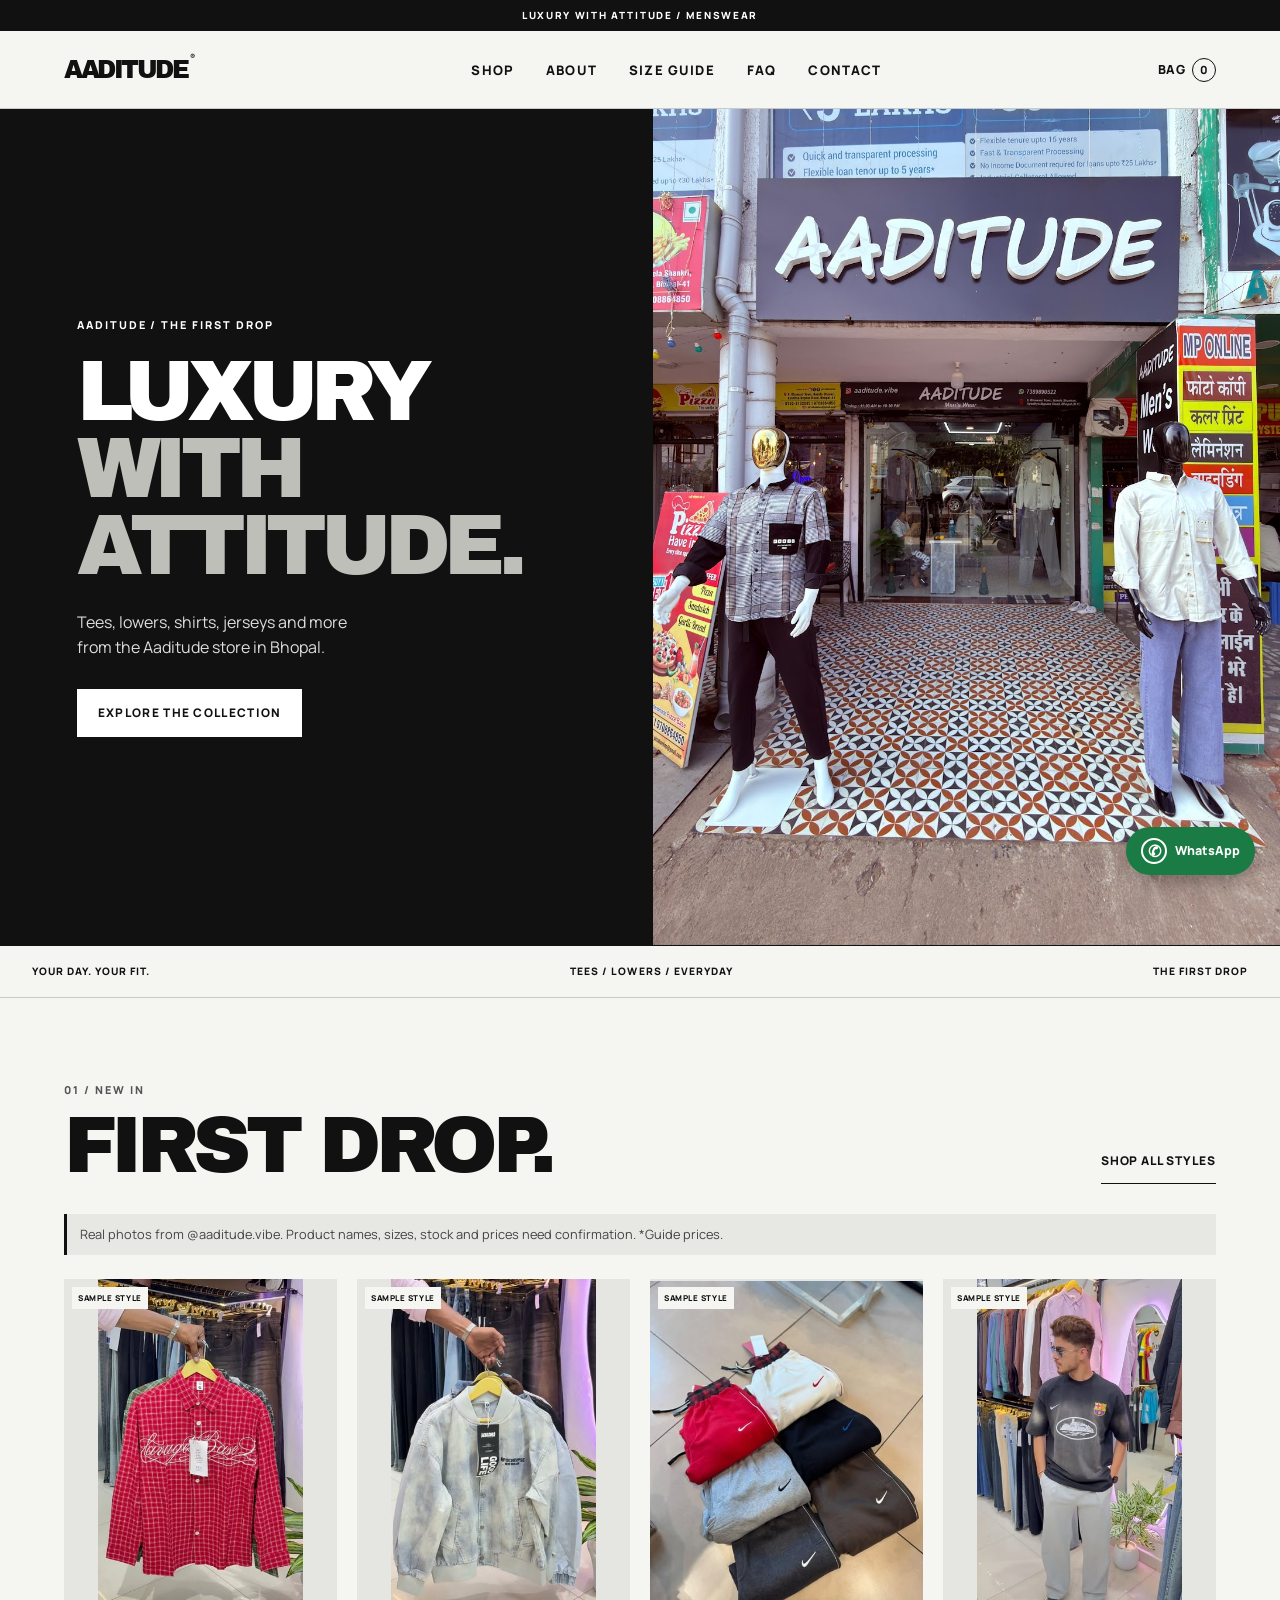
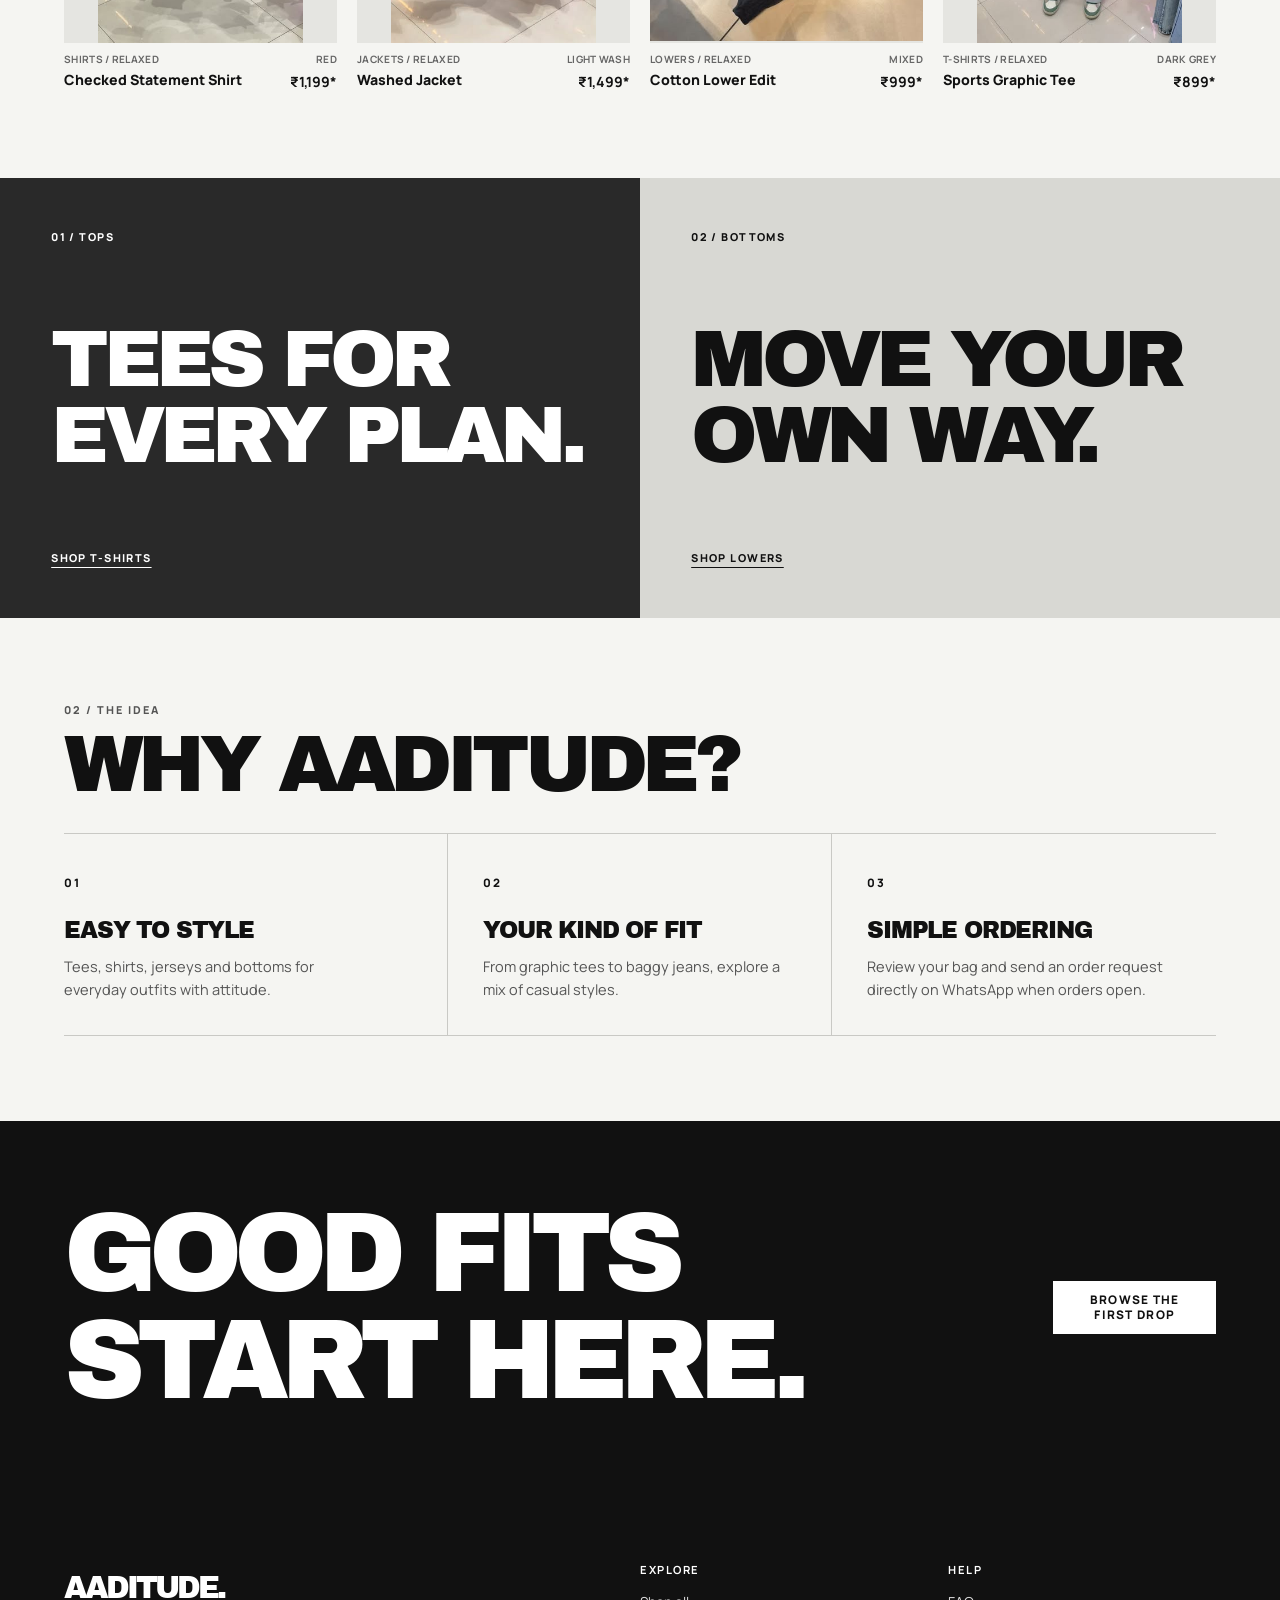
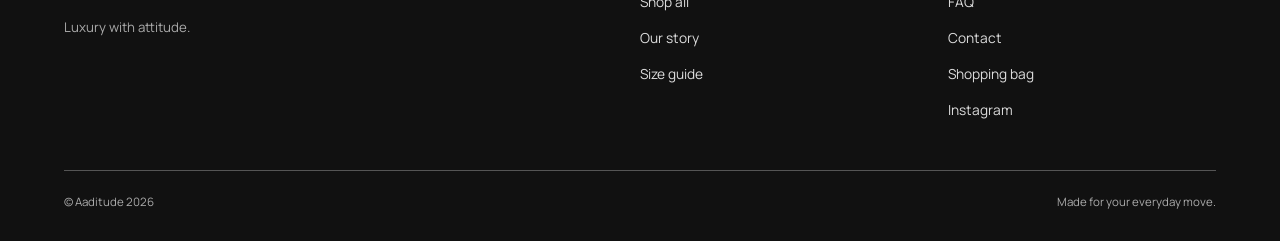
<file: index.html>
<!doctype html>
<html lang="en-IN">
<head>
  <meta charset="utf-8">
  <meta name="viewport" content="width=device-width, initial-scale=1">
  <title>Aaditude | Men's Streetwear & Casualwear</title>
  <meta name="description" content="Explore Aaditude's T-shirts, lowers, shirts, jerseys, jackets and jeans with real photos from @aaditude.vibe.">
  <meta property="og:type" content="website">
  <meta property="og:site_name" content="Aaditude">
  <meta property="og:title" content="Aaditude | Men's Streetwear & Casualwear">
  <meta property="og:description" content="Explore Aaditude's T-shirts, lowers, shirts, jerseys, jackets and jeans with real photos from @aaditude.vibe.">
  <meta property="og:image" content="https://rishabvishwakarma7.github.io/aaditude-store/images/aaditude-maps-store.jpg">
  <meta property="og:image:alt" content="Exterior of Aaditude Mens Wear in Bhopal with its sign and two mannequins">
  <meta name="twitter:card" content="summary_large_image">
  <link rel="icon" type="image/svg+xml" href="images/favicon.svg">
  <link rel="preconnect" href="https://fonts.googleapis.com">
  <link rel="preconnect" href="https://fonts.gstatic.com" crossorigin>
  <link href="https://fonts.googleapis.com/css2?family=Archivo+Black&family=Manrope:wght@400;500;600;700;800&display=swap" rel="stylesheet">
  <link rel="stylesheet" href="css/style.css">
  <script src="js/products.js" defer></script>
  <script src="js/main.js" defer></script>
</head>
<body>
  <header id="site-header"></header>
  <main>
  <section class="hero">
    <div class="hero-content"><p class="eyebrow">AADITUDE / THE FIRST DROP</p><h1>Luxury<br><em>with attitude.</em></h1><p>Tees, lowers, shirts, jerseys and more from the Aaditude store in Bhopal.</p><a class="button button-light" href="shop.html">Explore the collection</a></div>
    <!-- Storefront photo from the Aaditude Google Maps listing shared by the owner. -->
    <div class="hero-image"><img src="images/aaditude-maps-store.jpg" alt="Exterior of Aaditude Mens Wear in Bhopal with its sign and two mannequins" width="1200" height="1600"></div>
  </section>
  <div class="ticker"><span>YOUR DAY. YOUR FIT.</span><span>TEES / LOWERS / EVERYDAY</span><span>THE FIRST DROP</span></div>
  <section class="section featured"><div class="section-heading"><div><p class="eyebrow dark">01 / NEW IN</p><h2>First drop.</h2></div><a class="text-link" href="shop.html">SHOP ALL STYLES</a></div>
    <p class="sample-note">Real photos from @aaditude.vibe. Product names, sizes, stock and prices need confirmation. *Guide prices.</p><div id="featured-products" class="product-grid"></div></section>
  <section class="category-blocks"><a href="shop.html?category=T-shirts" class="category-block category-dark"><span>01 / TOPS</span><h2>Tees for<br>every plan.</h2><strong>SHOP T-SHIRTS</strong></a><a href="shop.html?category=Lowers" class="category-block category-light"><span>02 / BOTTOMS</span><h2>Move your<br>own way.</h2><strong>SHOP LOWERS</strong></a></section>
  <section class="section why-section"><div class="section-heading"><div><p class="eyebrow dark">02 / THE IDEA</p><h2>Why Aaditude?</h2></div></div><div class="why-grid"><article><span>01</span><h3>Easy to style</h3><p>Tees, shirts, jerseys and bottoms for everyday outfits with attitude.</p></article><article><span>02</span><h3>Your kind of fit</h3><p>From graphic tees to baggy jeans, explore a mix of casual styles.</p></article><article><span>03</span><h3>Simple ordering</h3><p>Review your bag and send an order request directly on WhatsApp when orders open.</p></article></div></section>
  <section class="end-banner"><p>GOOD FITS START HERE.</p><a class="button button-light" href="shop.html">Browse the first drop</a></section>
</main>
  <footer id="site-footer"></footer>
  <a id="whatsapp-float" class="whatsapp-float" href="contact.html" aria-label="Chat with Aaditude on WhatsApp">WhatsApp</a>
  <div id="site-toast" class="site-toast" role="status" aria-live="polite"></div>
</body>
</html>
</file>
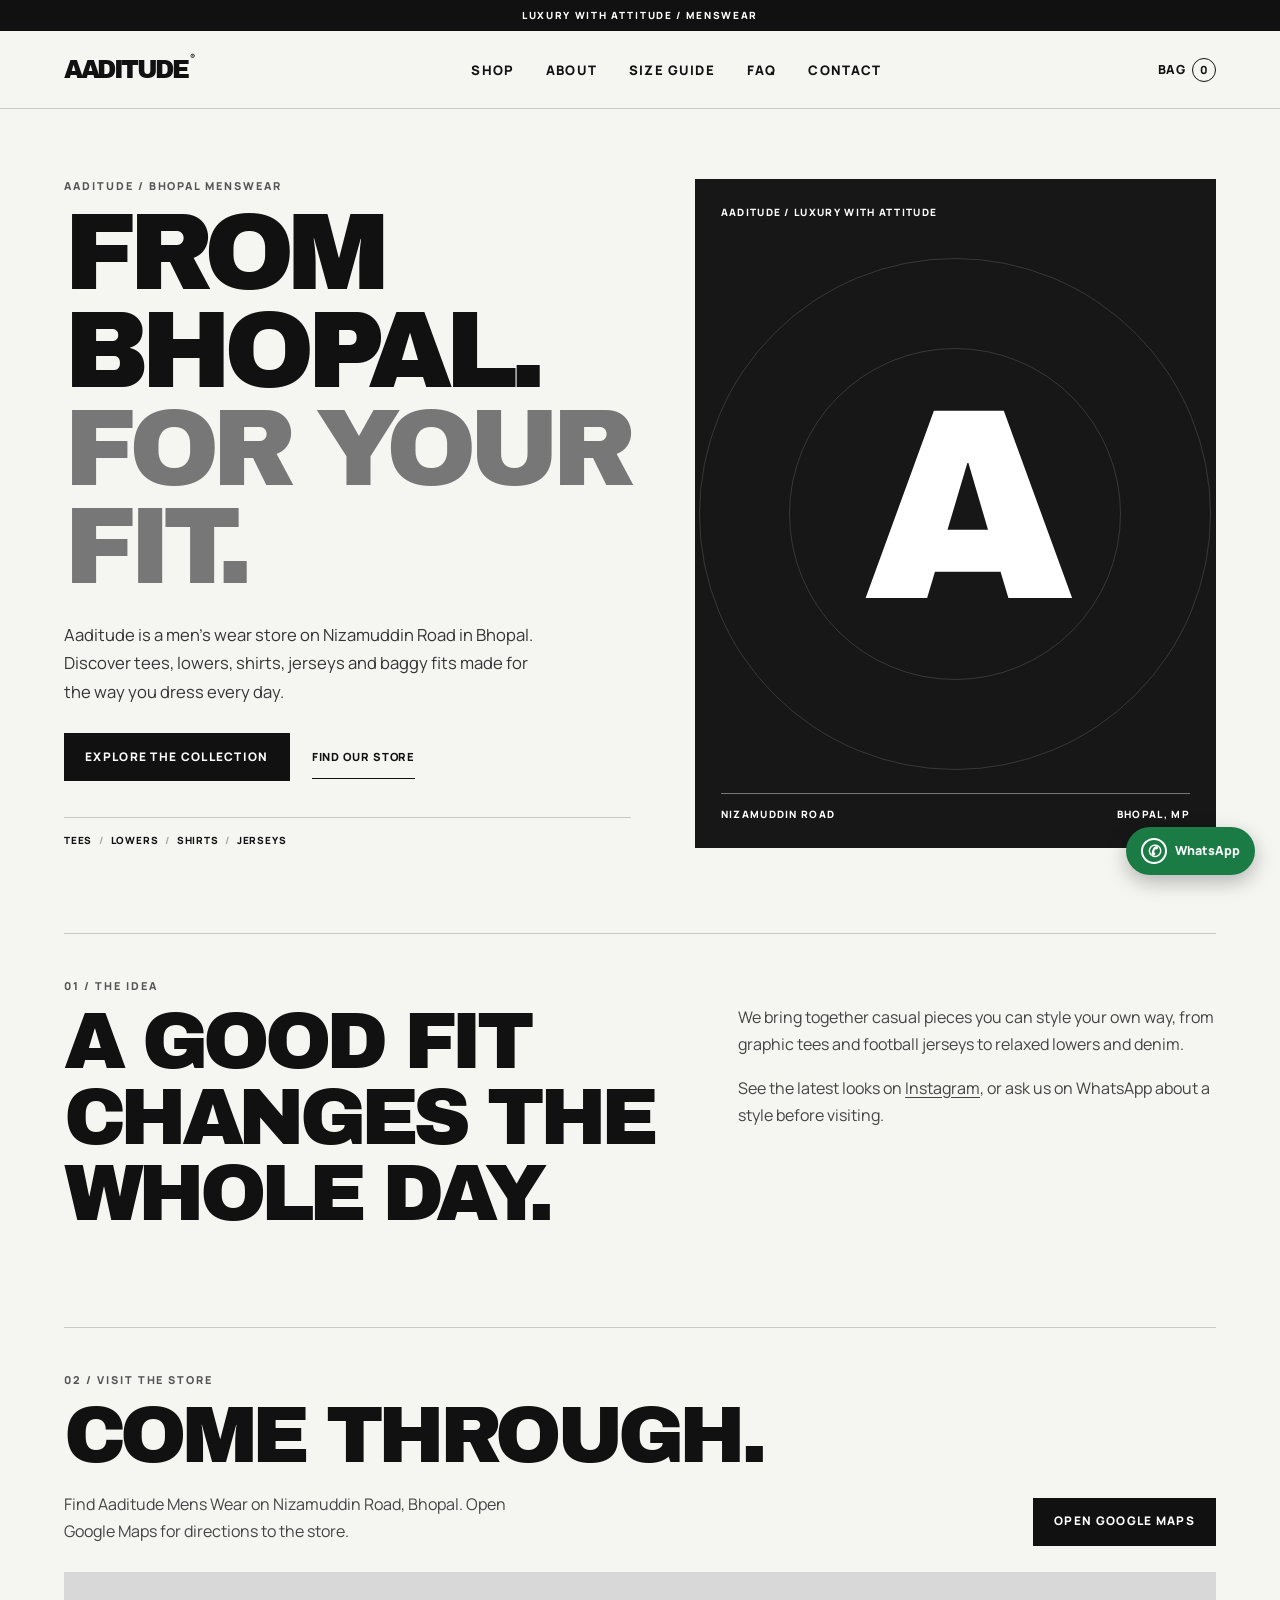
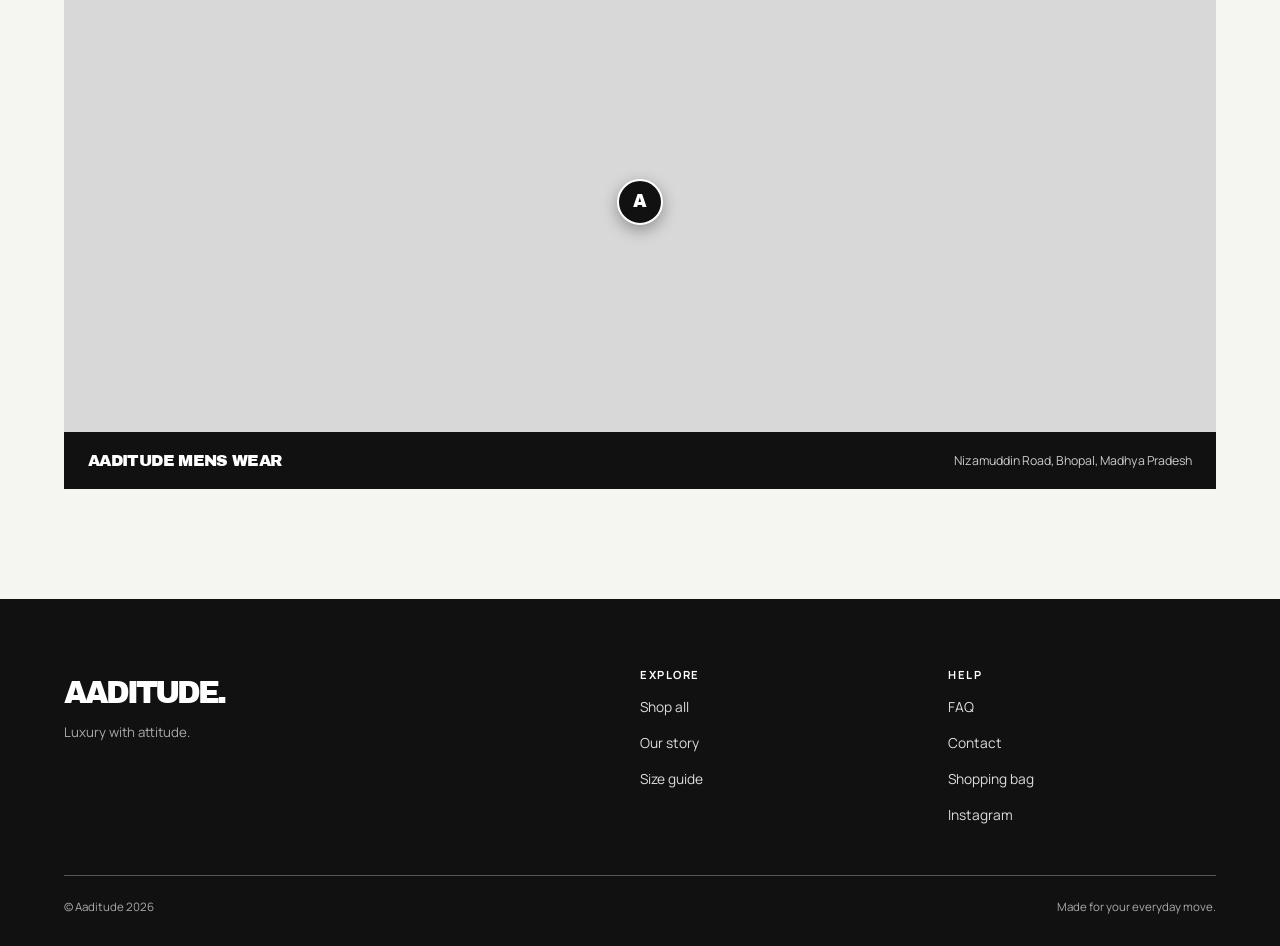
<file: about.html>
<!doctype html>
<html lang="en-IN">
<head>
  <meta charset="utf-8">
  <meta name="viewport" content="width=device-width, initial-scale=1">
  <title>Our Story & Bhopal Store | Aaditude</title>
  <meta name="description" content="Meet Aaditude, the men's wear store on Nizamuddin Road in Bhopal. Explore the collection and find our store on Google Maps.">
  <meta property="og:type" content="website">
  <meta property="og:site_name" content="Aaditude">
  <meta property="og:title" content="Our Story & Bhopal Store | Aaditude">
  <meta property="og:description" content="Meet Aaditude on Nizamuddin Road in Bhopal. Find your next fit and visit the store.">
  <meta property="og:image" content="https://rishabvishwakarma7.github.io/aaditude-store/images/instagram-streetwear-look.jpg">
  <meta property="og:image:alt" content="Aaditude model wearing a dark graphic T-shirt and grey lower in the Bhopal store">
  <meta name="twitter:card" content="summary_large_image">
  <link rel="icon" type="image/svg+xml" href="images/favicon.svg">
  <link rel="preconnect" href="https://fonts.googleapis.com">
  <link rel="preconnect" href="https://fonts.gstatic.com" crossorigin>
  <link href="https://fonts.googleapis.com/css2?family=Archivo+Black&family=Manrope:wght@400;500;600;700;800&display=swap" rel="stylesheet">
  <link rel="stylesheet" href="css/style.css">
  <script src="js/products.js" defer></script>
  <script src="js/main.js" defer></script>
</head>
<body>
  <header id="site-header"></header>
  <main class="about-page">
    <section class="about-intro">
      <div class="about-intro-copy">
        <p class="eyebrow dark">AADITUDE / BHOPAL MENSWEAR</p>
        <h1>From Bhopal.<br><span>For your fit.</span></h1>
        <p class="about-lead">Aaditude is a men's wear store on Nizamuddin Road in Bhopal. Discover tees, lowers, shirts, jerseys and baggy fits made for the way you dress every day.</p>
        <div class="about-actions">
          <a class="button button-dark" href="shop.html">Explore the collection</a>
          <a class="text-link" href="#find-us">Find our store</a>
        </div>
        <p class="about-categories">TEES <span>/</span> LOWERS <span>/</span> SHIRTS <span>/</span> JERSEYS</p>
      </div>
      <div class="about-brand-panel" aria-label="Aaditude menswear, Nizamuddin Road, Bhopal">
        <span class="about-panel-top">AADITUDE / LUXURY WITH ATTITUDE</span>
        <strong class="about-panel-mark">A</strong>
        <div class="about-panel-bottom"><span>NIZAMUDDIN ROAD</span><span>BHOPAL, MP</span></div>
      </div>
    </section>

    <section class="about-story" aria-labelledby="about-story-title">
      <p class="eyebrow dark">01 / THE IDEA</p>
      <div class="about-story-grid">
        <h2 id="about-story-title">A good fit changes the whole day.</h2>
        <div>
          <p>We bring together casual pieces you can style your own way, from graphic tees and football jerseys to relaxed lowers and denim.</p>
          <p>See the latest looks on <a href="https://www.instagram.com/aaditude.vibe/" target="_blank" rel="noopener">Instagram</a>, or ask us on WhatsApp about a style before visiting.</p>
        </div>
      </div>
    </section>

    <section id="find-us" class="about-location" aria-labelledby="about-location-title">
      <div class="about-location-heading">
        <div>
          <p class="eyebrow dark">02 / VISIT THE STORE</p>
          <h2 id="about-location-title">Come through.</h2>
          <p>Find Aaditude Mens Wear on Nizamuddin Road, Bhopal. Open Google Maps for directions to the store.</p>
        </div>
        <a class="button button-dark" href="https://www.google.com/maps/search/?api=1&amp;query=23.267988%2C77.4672543" target="_blank" rel="noopener">Open Google Maps</a>
      </div>
      <!-- Coordinates and place link supplied by the store owner. -->
      <div class="about-map-card">
        <div class="about-map-viewport">
          <iframe src="https://www.google.com/maps?q=23.267988,77.4672543&amp;z=16&amp;output=embed" title="Map showing Aaditude Mens Wear on Nizamuddin Road in Bhopal" loading="lazy" referrerpolicy="no-referrer-when-downgrade"></iframe>
          <span class="about-map-pin" aria-hidden="true">A</span>
        </div>
        <div class="about-map-caption"><strong>AADITUDE MENS WEAR</strong><span>Nizamuddin Road, Bhopal, Madhya Pradesh</span></div>
      </div>
    </section>
  </main>
  <footer id="site-footer"></footer>
  <a id="whatsapp-float" class="whatsapp-float" href="contact.html" aria-label="Chat with Aaditude on WhatsApp">WhatsApp</a>
  <div id="site-toast" class="site-toast" role="status" aria-live="polite"></div>
</body>
</html>
</file>
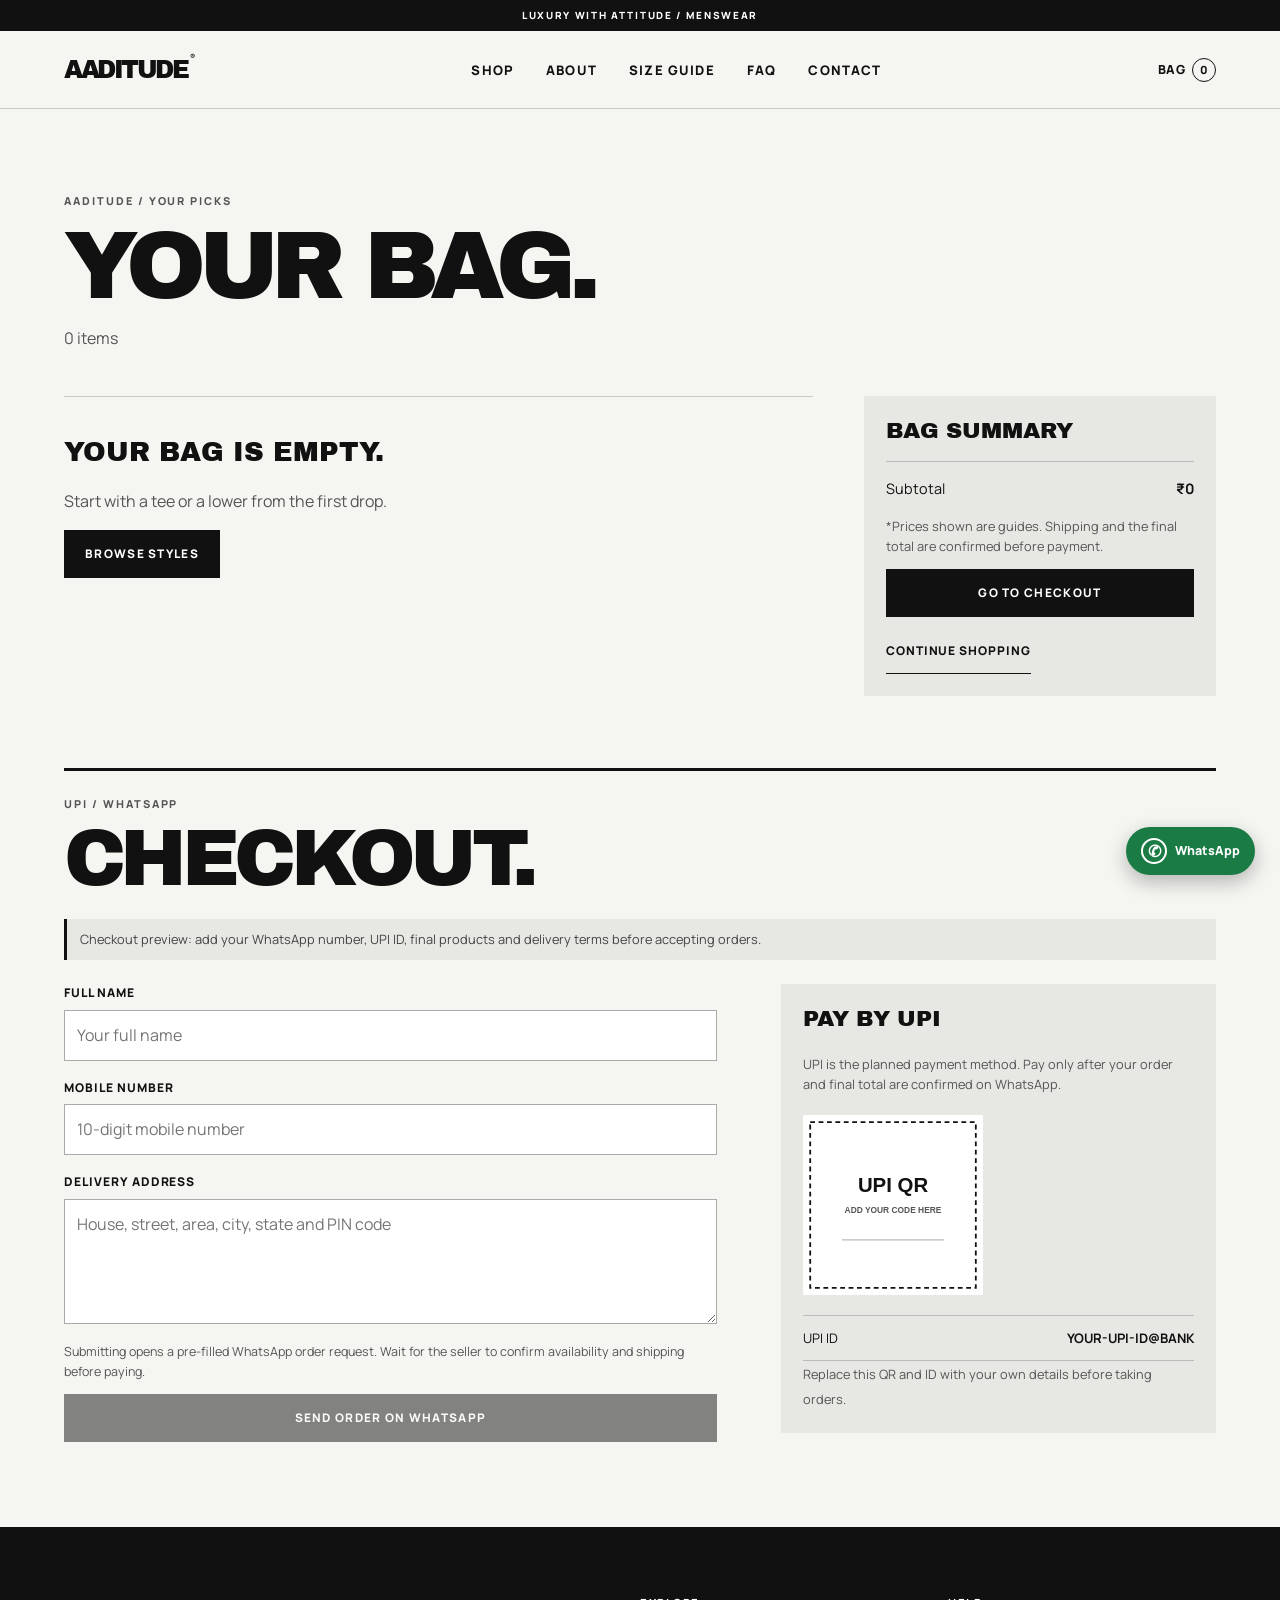
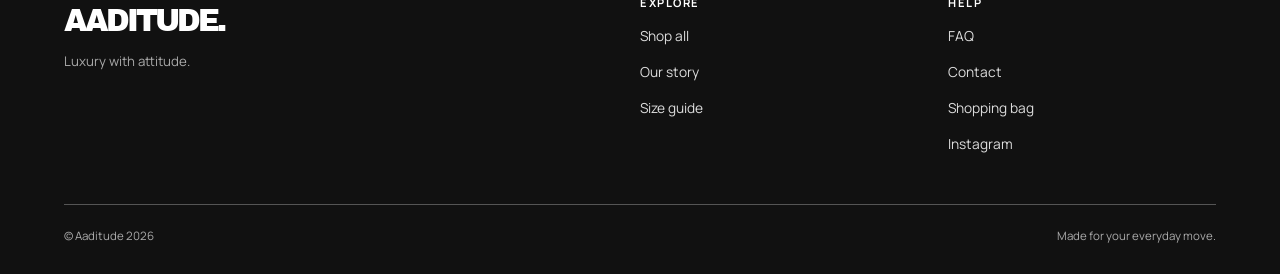
<file: cart.html>
<!doctype html>
<html lang="en-IN">
<head>
  <meta charset="utf-8">
  <meta name="viewport" content="width=device-width, initial-scale=1">
  <title>Shopping Bag & Checkout | Aaditude</title>
  <meta name="description" content="Review your Aaditude shopping bag, update quantities and prepare a WhatsApp order request with UPI payment details.">
  <meta property="og:type" content="website">
  <meta property="og:site_name" content="Aaditude">
  <meta property="og:title" content="Shopping Bag & Checkout | Aaditude">
  <meta property="og:description" content="Review your Aaditude shopping bag, update quantities and prepare a WhatsApp order request with UPI payment details.">
  <meta property="og:image" content="https://rishabvishwakarma7.github.io/aaditude-store/images/instagram-streetwear-look.jpg">
  <meta property="og:image:alt" content="Aaditude model wearing a dark graphic T-shirt and grey lower in the Bhopal store">
  <meta name="twitter:card" content="summary_large_image">
  <link rel="icon" type="image/svg+xml" href="images/favicon.svg">
  <link rel="preconnect" href="https://fonts.googleapis.com">
  <link rel="preconnect" href="https://fonts.gstatic.com" crossorigin>
  <link href="https://fonts.googleapis.com/css2?family=Archivo+Black&family=Manrope:wght@400;500;600;700;800&display=swap" rel="stylesheet">
  <link rel="stylesheet" href="css/style.css">
  <script src="js/products.js" defer></script>
  <script src="js/main.js" defer></script>
</head>
<body>
  <header id="site-header"></header>
  <main class="page-shell cart-page">
  <div class="page-title compact"><p class="eyebrow dark">AADITUDE / YOUR PICKS</p><h1>Your bag.</h1><p id="cart-item-count">0 items</p></div>
  <div class="cart-layout"><section id="cart-items" class="cart-items" aria-label="Shopping bag items"></section><aside class="cart-summary"><h2>Bag summary</h2><div class="summary-line"><span>Subtotal</span><strong data-cart-total>₹0</strong></div><p>*Prices shown are guides. Shipping and the final total are confirmed before payment.</p><a class="button button-dark full" href="#checkout">Go to checkout</a><a class="text-link" href="shop.html">Continue shopping</a></aside></div>
  <section id="checkout" class="checkout-section"><div class="section-heading"><div><p class="eyebrow dark">UPI / WHATSAPP</p><h2>Checkout.</h2></div></div>
    <p id="checkout-status" class="sample-note" role="status"></p>
    <div class="checkout-grid"><form id="checkout-form" class="checkout-form"><label for="customer-name">Full name</label><input id="customer-name" name="customerName" autocomplete="name" required minlength="2" placeholder="Your full name">
      <label for="customer-phone">Mobile number</label><input id="customer-phone" name="customerPhone" autocomplete="tel" inputmode="numeric" pattern="[0-9]{10}" required placeholder="10-digit mobile number">
      <label for="customer-address">Delivery address</label><textarea id="customer-address" name="customerAddress" autocomplete="street-address" minlength="10" required rows="4" placeholder="House, street, area, city, state and PIN code"></textarea>
      <p class="form-note">Submitting opens a pre-filled WhatsApp order request. Wait for the seller to confirm availability and shipping before paying.</p><button class="button button-dark full" type="submit">Send order on WhatsApp</button></form>
      <div class="upi-box"><h3>Pay by UPI</h3><p>UPI is the planned payment method. Pay only after your order and final total are confirmed on WhatsApp.</p><img id="upi-qr" src="images/upi-qr-placeholder.svg" alt="Placeholder for Aaditude UPI payment QR code"><div class="upi-line"><span>UPI ID</span><strong id="upi-id">YOUR-UPI-ID@BANK</strong></div><small>Replace this QR and ID with your own details before taking orders.</small></div></div>
  </section>
</main>
  <footer id="site-footer"></footer>
  <a id="whatsapp-float" class="whatsapp-float" href="contact.html" aria-label="Chat with Aaditude on WhatsApp">WhatsApp</a>
  <div id="site-toast" class="site-toast" role="status" aria-live="polite"></div>
</body>
</html>
</file>
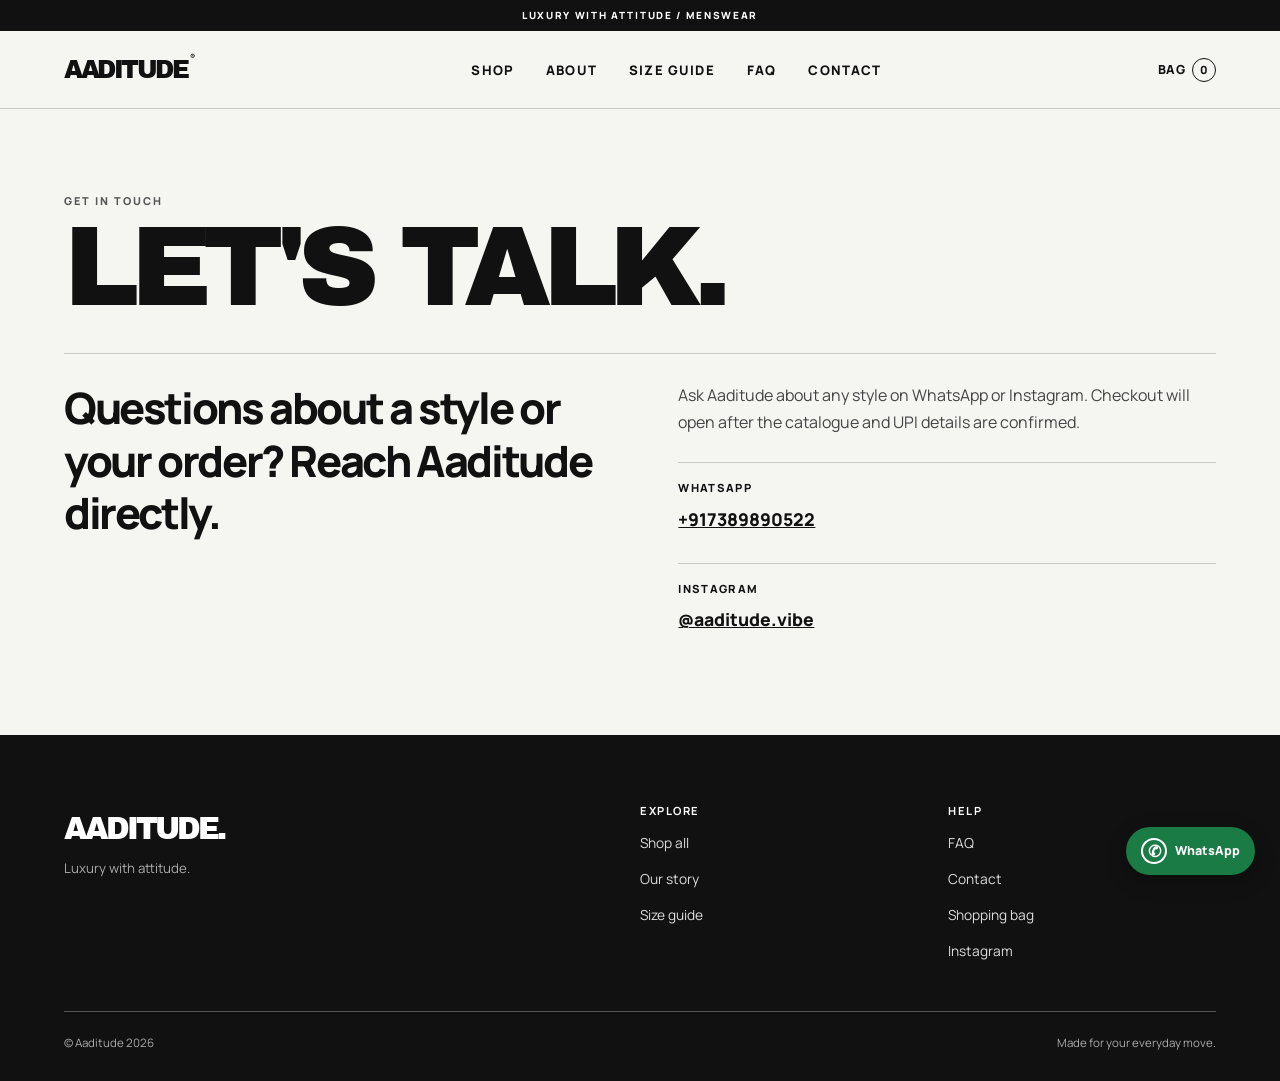
<file: contact.html>
<!doctype html>
<html lang="en-IN">
<head>
  <meta charset="utf-8"><meta name="viewport" content="width=device-width, initial-scale=1">
  <title>Contact Aaditude | Instagram & WhatsApp</title><meta name="description" content="Find Aaditude on Instagram and get updates about WhatsApp ordering.">
  <meta property="og:type" content="website"><meta property="og:site_name" content="Aaditude">
  <meta property="og:title" content="Contact Aaditude | Instagram & WhatsApp"><meta property="og:description" content="Find Aaditude on Instagram and get updates about WhatsApp ordering.">
  <meta property="og:image" content="https://rishabvishwakarma7.github.io/aaditude-store/images/instagram-streetwear-look.jpg">
  <meta property="og:image:alt" content="Aaditude model wearing a dark graphic T-shirt and grey lower in the Bhopal store">
  <meta name="twitter:card" content="summary_large_image">
  <link rel="icon" type="image/svg+xml" href="images/favicon.svg">
  <link rel="preconnect" href="https://fonts.googleapis.com"><link rel="preconnect" href="https://fonts.gstatic.com" crossorigin>
  <link href="https://fonts.googleapis.com/css2?family=Archivo+Black&family=Manrope:wght@400;500;600;700;800&display=swap" rel="stylesheet">
  <link rel="stylesheet" href="css/style.css">
  <script src="js/products.js" defer></script><script src="js/main.js" defer></script>
</head>
<body>
  <header id="site-header"></header>
  <main class="page-shell editorial-page"><p class="eyebrow dark">GET IN TOUCH</p><h1>Let's talk.</h1><div class="editorial-grid"><p class="lead">Questions about a style or your order? Reach Aaditude directly.</p><div><p>Ask Aaditude about any style on WhatsApp or Instagram. Checkout will open after the catalogue and UPI details are confirmed.</p><div id="contact-details" class="contact-details"></div></div></div></main>
  <footer id="site-footer"></footer>
  <a id="whatsapp-float" class="whatsapp-float" href="contact.html" aria-label="Chat with Aaditude on WhatsApp">WhatsApp</a>
  <div id="site-toast" class="site-toast" role="status" aria-live="polite"></div>
</body>
</html>
</file>
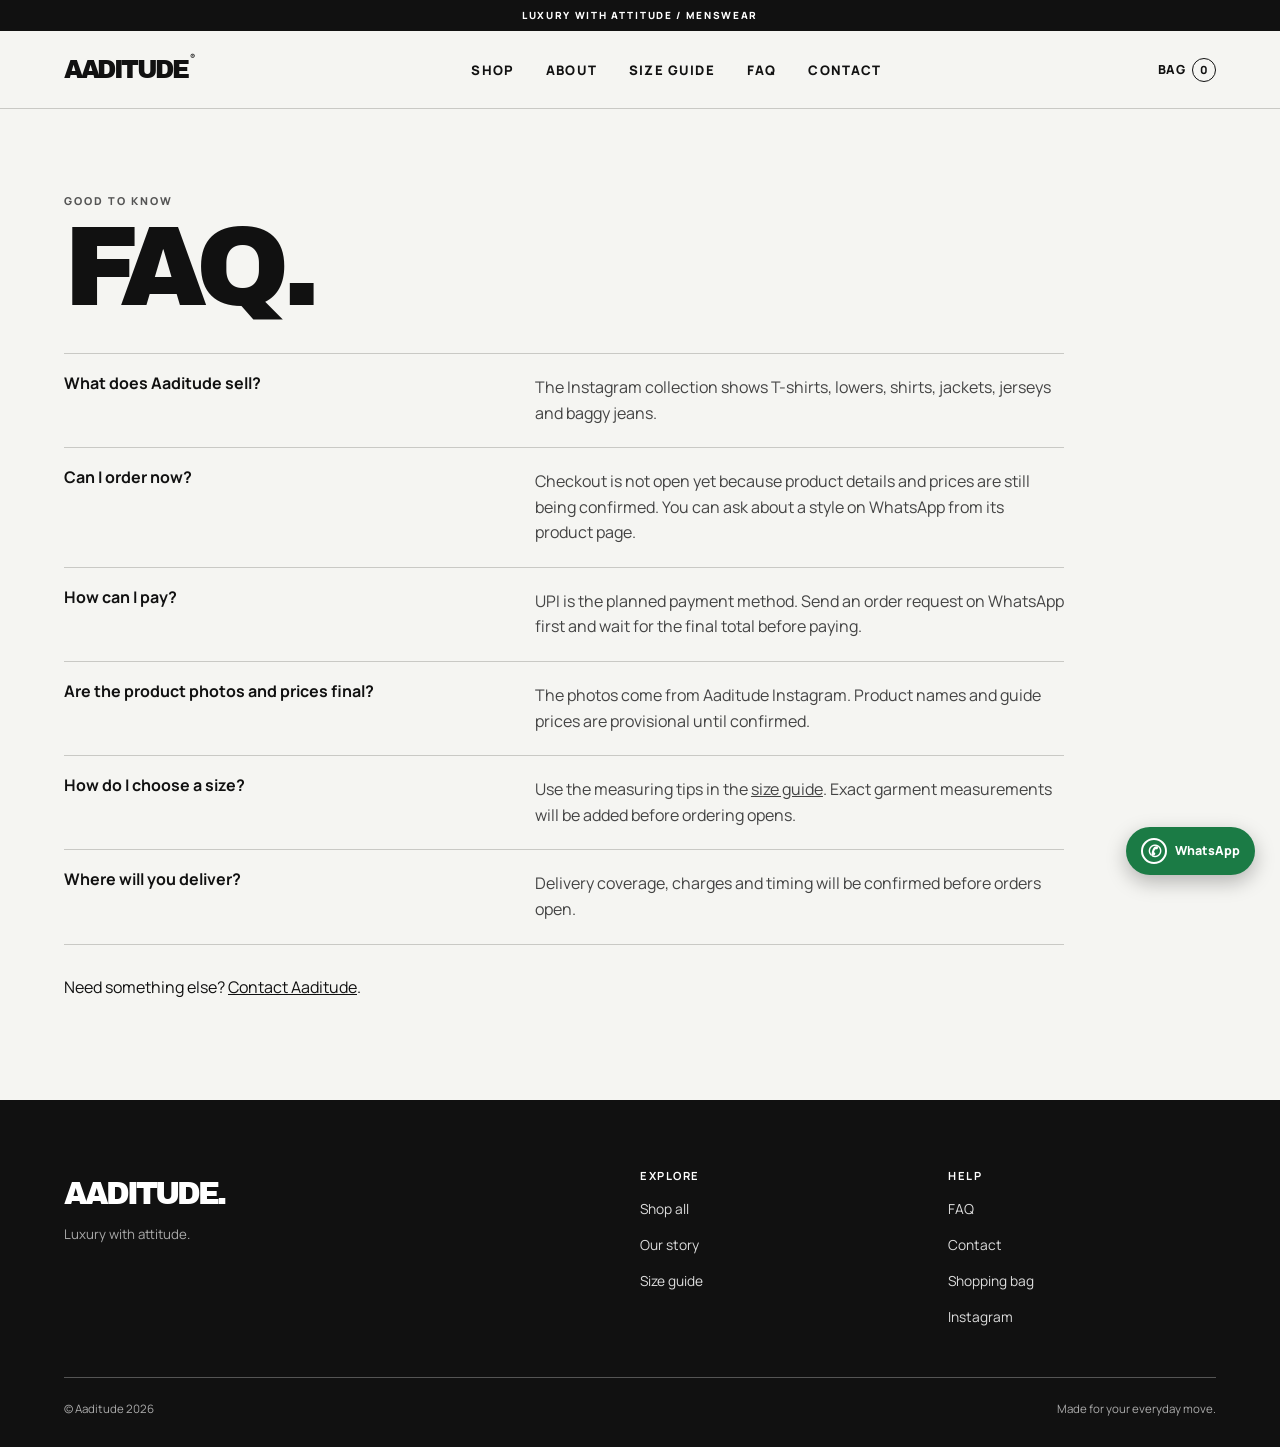
<file: faq.html>
<!doctype html>
<html lang="en-IN">
<head>
  <meta charset="utf-8"><meta name="viewport" content="width=device-width, initial-scale=1">
  <title>Frequently Asked Questions | Aaditude</title><meta name="description" content="Answers about Aaditude products, UPI payment, WhatsApp ordering, sizing and delivery.">
  <meta property="og:type" content="website"><meta property="og:site_name" content="Aaditude">
  <meta property="og:title" content="Frequently Asked Questions | Aaditude"><meta property="og:description" content="Answers about Aaditude products, UPI payment, WhatsApp ordering, sizing and delivery.">
  <meta property="og:image" content="https://rishabvishwakarma7.github.io/aaditude-store/images/instagram-streetwear-look.jpg">
  <meta property="og:image:alt" content="Aaditude model wearing a dark graphic T-shirt and grey lower in the Bhopal store">
  <meta name="twitter:card" content="summary_large_image">
  <link rel="icon" type="image/svg+xml" href="images/favicon.svg">
  <link rel="preconnect" href="https://fonts.googleapis.com"><link rel="preconnect" href="https://fonts.gstatic.com" crossorigin>
  <link href="https://fonts.googleapis.com/css2?family=Archivo+Black&family=Manrope:wght@400;500;600;700;800&display=swap" rel="stylesheet">
  <link rel="stylesheet" href="css/style.css">
  <script src="js/products.js" defer></script><script src="js/main.js" defer></script>
</head>
<body>
  <header id="site-header"></header>
  <main class="page-shell editorial-page"><p class="eyebrow dark">GOOD TO KNOW</p><h1>FAQ.</h1><div class="faq-list">
  <article><h2>What does Aaditude sell?</h2><p>The Instagram collection shows T-shirts, lowers, shirts, jackets, jerseys and baggy jeans.</p></article>
  <article><h2>Can I order now?</h2><p>Checkout is not open yet because product details and prices are still being confirmed. You can ask about a style on WhatsApp from its product page.</p></article>
  <article><h2>How can I pay?</h2><p>UPI is the planned payment method. Send an order request on WhatsApp first and wait for the final total before paying.</p></article>
  <article><h2>Are the product photos and prices final?</h2><p>The photos come from Aaditude Instagram. Product names and guide prices are provisional until confirmed.</p></article>
  <article><h2>How do I choose a size?</h2><p>Use the measuring tips in the <a href="size-guide.html">size guide</a>. Exact garment measurements will be added before ordering opens.</p></article>
  <article><h2>Where will you deliver?</h2><p>Delivery coverage, charges and timing will be confirmed before orders open.</p></article>
</div><p class="faq-contact">Need something else? <a href="contact.html">Contact Aaditude</a>.</p></main>
  <footer id="site-footer"></footer>
  <a id="whatsapp-float" class="whatsapp-float" href="contact.html" aria-label="Chat with Aaditude on WhatsApp">WhatsApp</a>
  <div id="site-toast" class="site-toast" role="status" aria-live="polite"></div>
</body>
</html>
</file>
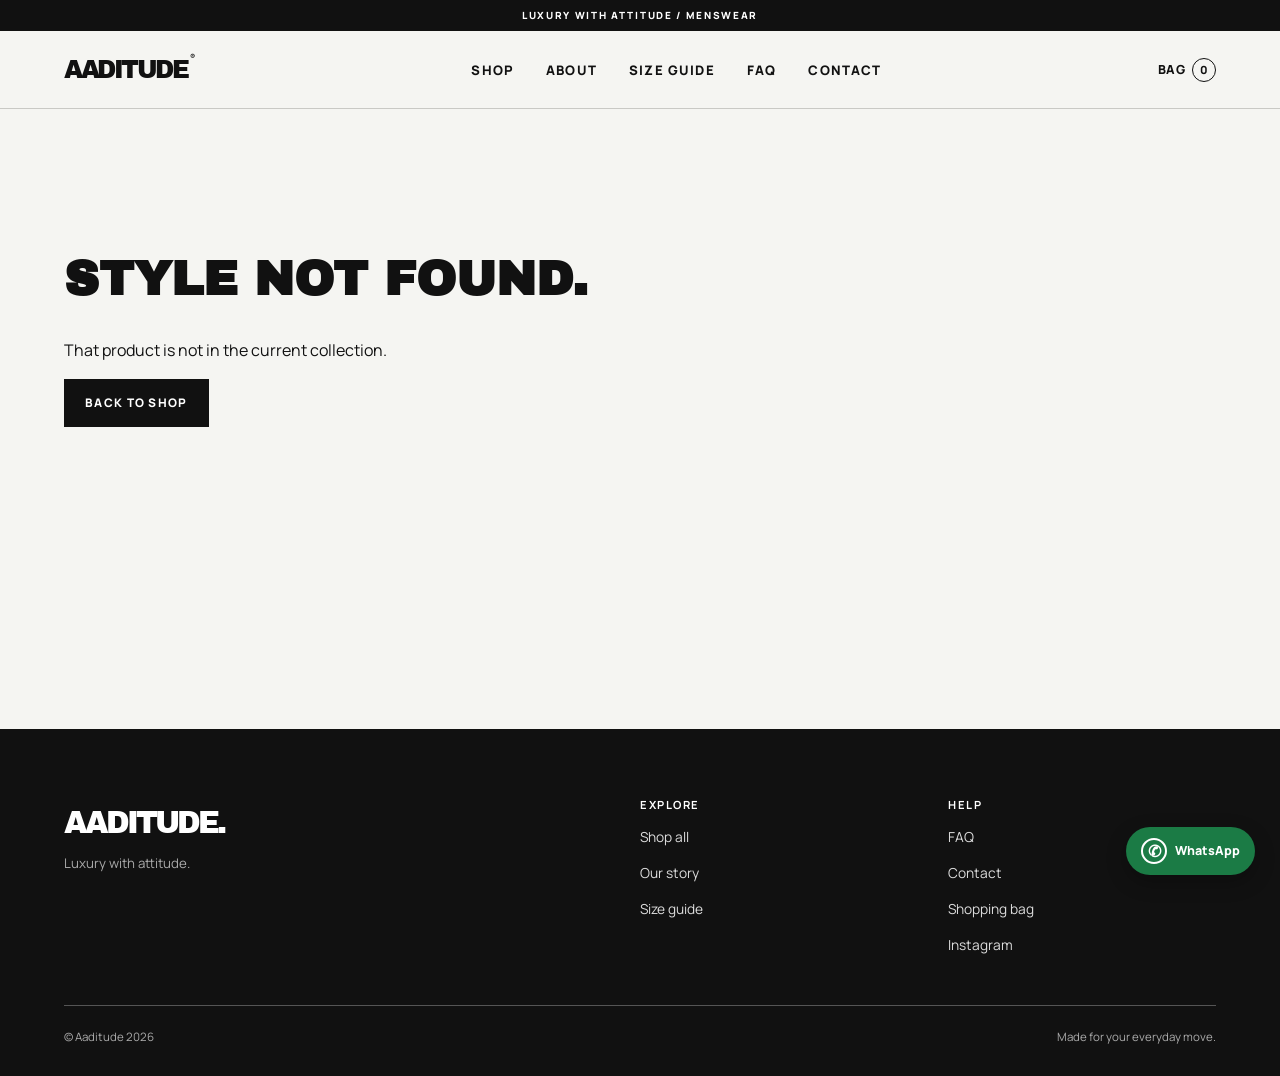
<file: product.html>
<!doctype html>
<html lang="en-IN">
<head>
  <meta charset="utf-8">
  <meta name="viewport" content="width=device-width, initial-scale=1">
  <title>Product Details | Aaditude</title>
  <meta name="description" content="Explore an Aaditude menswear style from Instagram, choose a size and add it to your shopping bag.">
  <meta property="og:type" content="website">
  <meta property="og:site_name" content="Aaditude">
  <meta property="og:title" content="Product Details | Aaditude">
  <meta property="og:description" content="Explore an Aaditude menswear style from Instagram, choose a size and add it to your shopping bag.">
  <meta property="og:image" content="https://rishabvishwakarma7.github.io/aaditude-store/images/instagram-streetwear-look.jpg">
  <meta property="og:image:alt" content="Aaditude model wearing a dark graphic T-shirt and grey lower in the Bhopal store">
  <meta name="twitter:card" content="summary_large_image">
  <link rel="icon" type="image/svg+xml" href="images/favicon.svg">
  <link rel="preconnect" href="https://fonts.googleapis.com">
  <link rel="preconnect" href="https://fonts.gstatic.com" crossorigin>
  <link href="https://fonts.googleapis.com/css2?family=Archivo+Black&family=Manrope:wght@400;500;600;700;800&display=swap" rel="stylesheet">
  <link rel="stylesheet" href="css/style.css">
  <script src="js/products.js" defer></script>
  <script src="js/main.js" defer></script>
</head>
<body>
  <header id="site-header"></header>
  <main class="page-shell" id="product-detail"><div class="loading-note">Loading style…</div></main>
  <footer id="site-footer"></footer>
  <a id="whatsapp-float" class="whatsapp-float" href="contact.html" aria-label="Chat with Aaditude on WhatsApp">WhatsApp</a>
  <div id="site-toast" class="site-toast" role="status" aria-live="polite"></div>
</body>
</html>
</file>
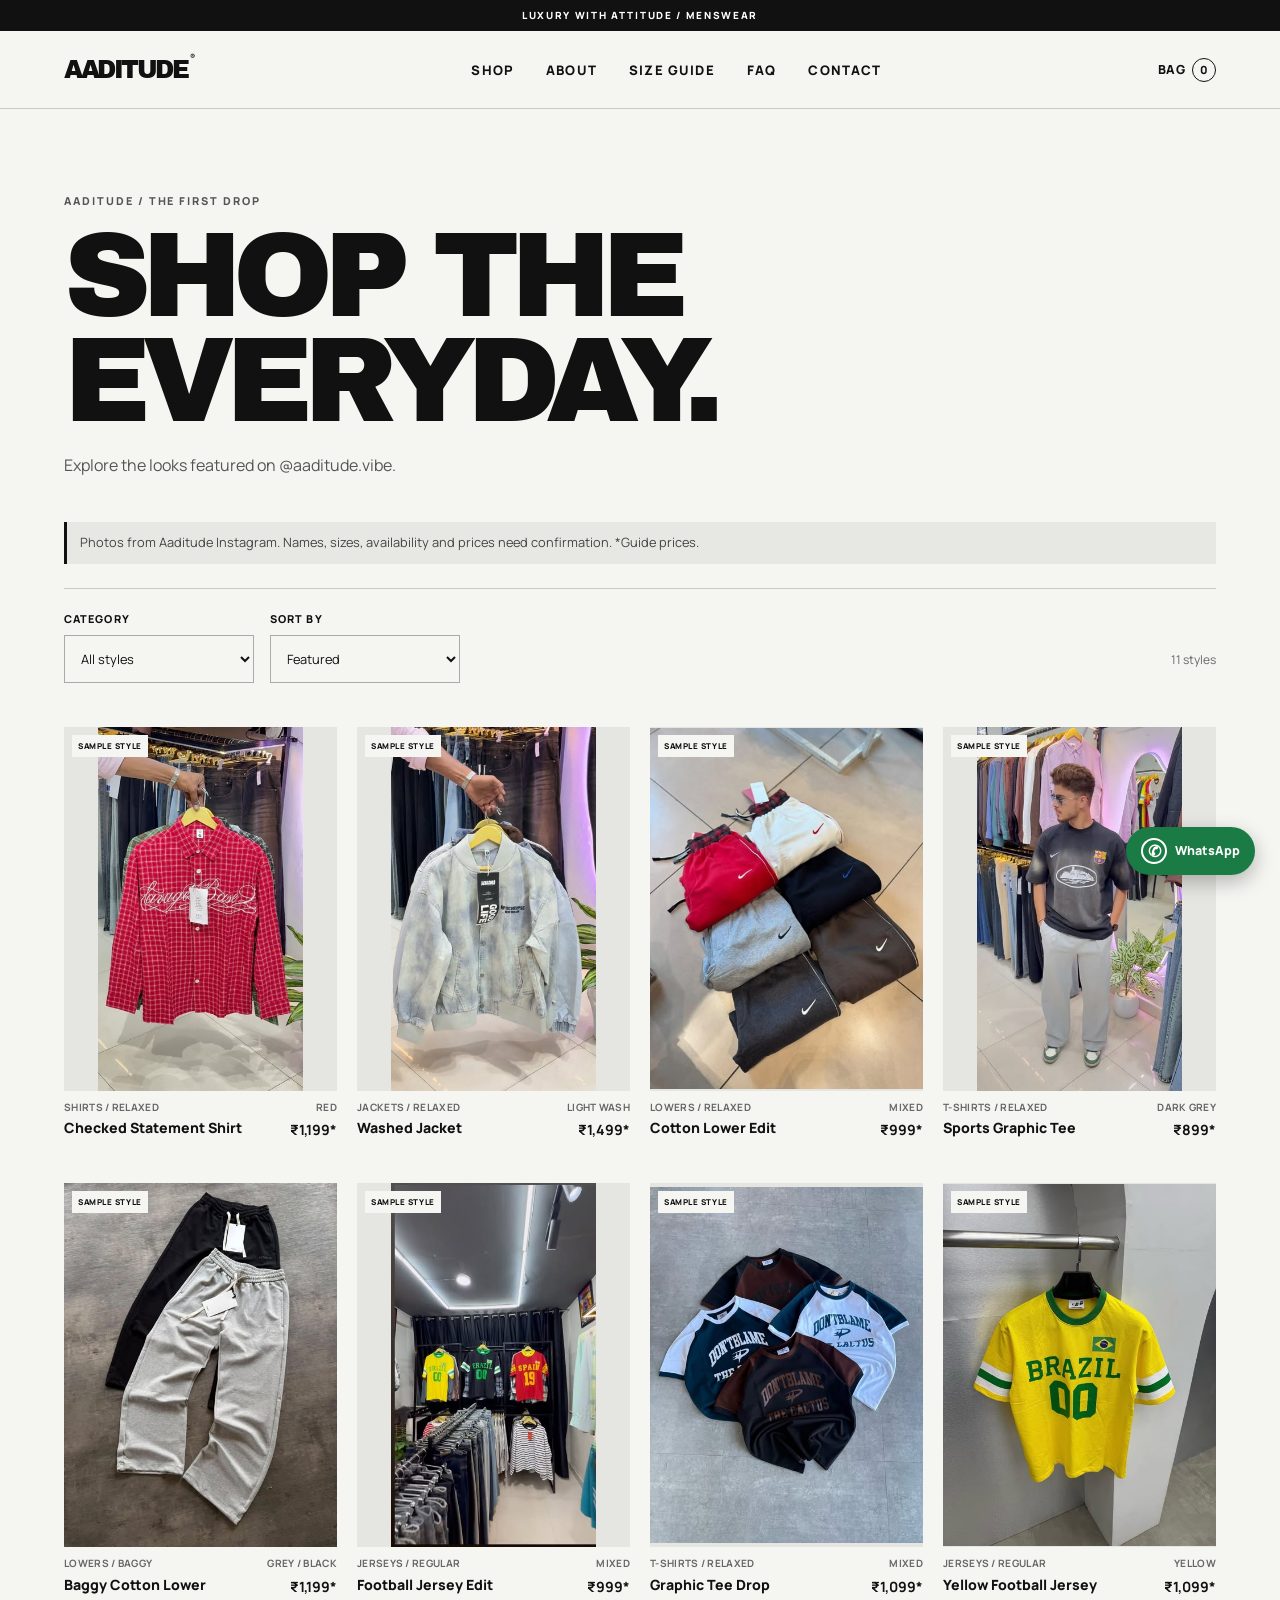
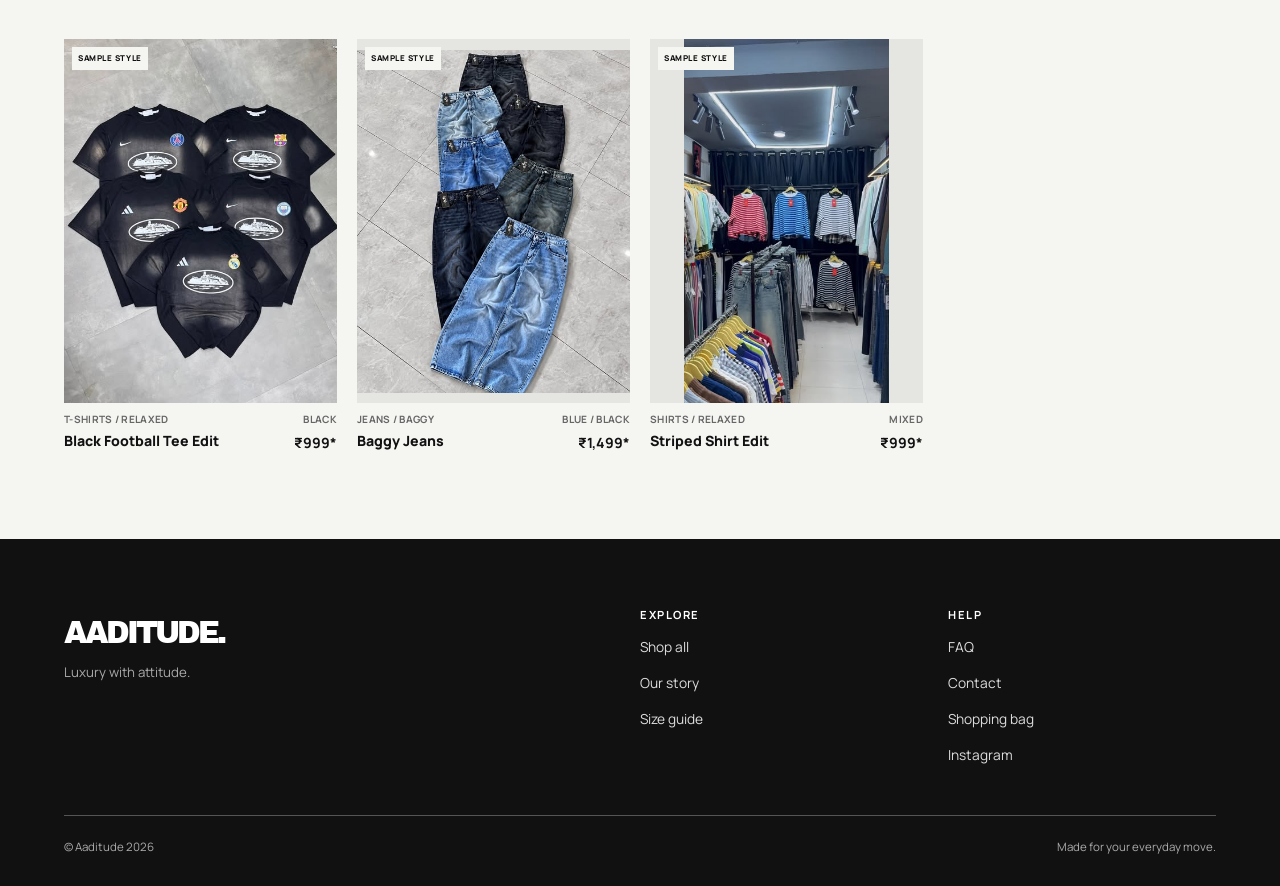
<file: shop.html>
<!doctype html>
<html lang="en-IN">
<head>
  <meta charset="utf-8">
  <meta name="viewport" content="width=device-width, initial-scale=1">
  <title>Shop All Styles | Aaditude</title>
  <meta name="description" content="Browse Aaditude's T-shirts, lowers, shirts, jerseys, jackets and jeans with photos from its Instagram collection.">
  <meta property="og:type" content="website">
  <meta property="og:site_name" content="Aaditude">
  <meta property="og:title" content="Shop All Styles | Aaditude">
  <meta property="og:description" content="Browse Aaditude's T-shirts, lowers, shirts, jerseys, jackets and jeans with photos from its Instagram collection.">
  <meta property="og:image" content="https://rishabvishwakarma7.github.io/aaditude-store/images/instagram-streetwear-look.jpg">
  <meta property="og:image:alt" content="Aaditude model wearing a dark graphic T-shirt and grey lower in the Bhopal store">
  <meta name="twitter:card" content="summary_large_image">
  <link rel="icon" type="image/svg+xml" href="images/favicon.svg">
  <link rel="preconnect" href="https://fonts.googleapis.com">
  <link rel="preconnect" href="https://fonts.gstatic.com" crossorigin>
  <link href="https://fonts.googleapis.com/css2?family=Archivo+Black&family=Manrope:wght@400;500;600;700;800&display=swap" rel="stylesheet">
  <link rel="stylesheet" href="css/style.css">
  <script src="js/products.js" defer></script>
  <script src="js/main.js" defer></script>
</head>
<body>
  <header id="site-header"></header>
  <main class="page-shell">
  <div class="page-title"><p class="eyebrow dark">AADITUDE / THE FIRST DROP</p><h1>Shop the<br>everyday.</h1><p>Explore the looks featured on @aaditude.vibe.</p></div>
  <p class="sample-note">Photos from Aaditude Instagram. Names, sizes, availability and prices need confirmation. *Guide prices.</p>
  <div class="shop-tools"><div><label for="category-filter">Category</label><select id="category-filter"><option value="all">All styles</option><option value="T-shirts">T-shirts</option><option value="Lowers">Lowers</option></select></div><div><label for="sort-filter">Sort by</label><select id="sort-filter"><option value="default">Featured</option><option value="price-asc">Price: low to high</option><option value="price-desc">Price: high to low</option></select></div><span id="product-count" aria-live="polite"></span></div>
  <div id="shop-products" class="product-grid shop-grid"></div>
</main>
  <footer id="site-footer"></footer>
  <a id="whatsapp-float" class="whatsapp-float" href="contact.html" aria-label="Chat with Aaditude on WhatsApp">WhatsApp</a>
  <div id="site-toast" class="site-toast" role="status" aria-live="polite"></div>
</body>
</html>
</file>
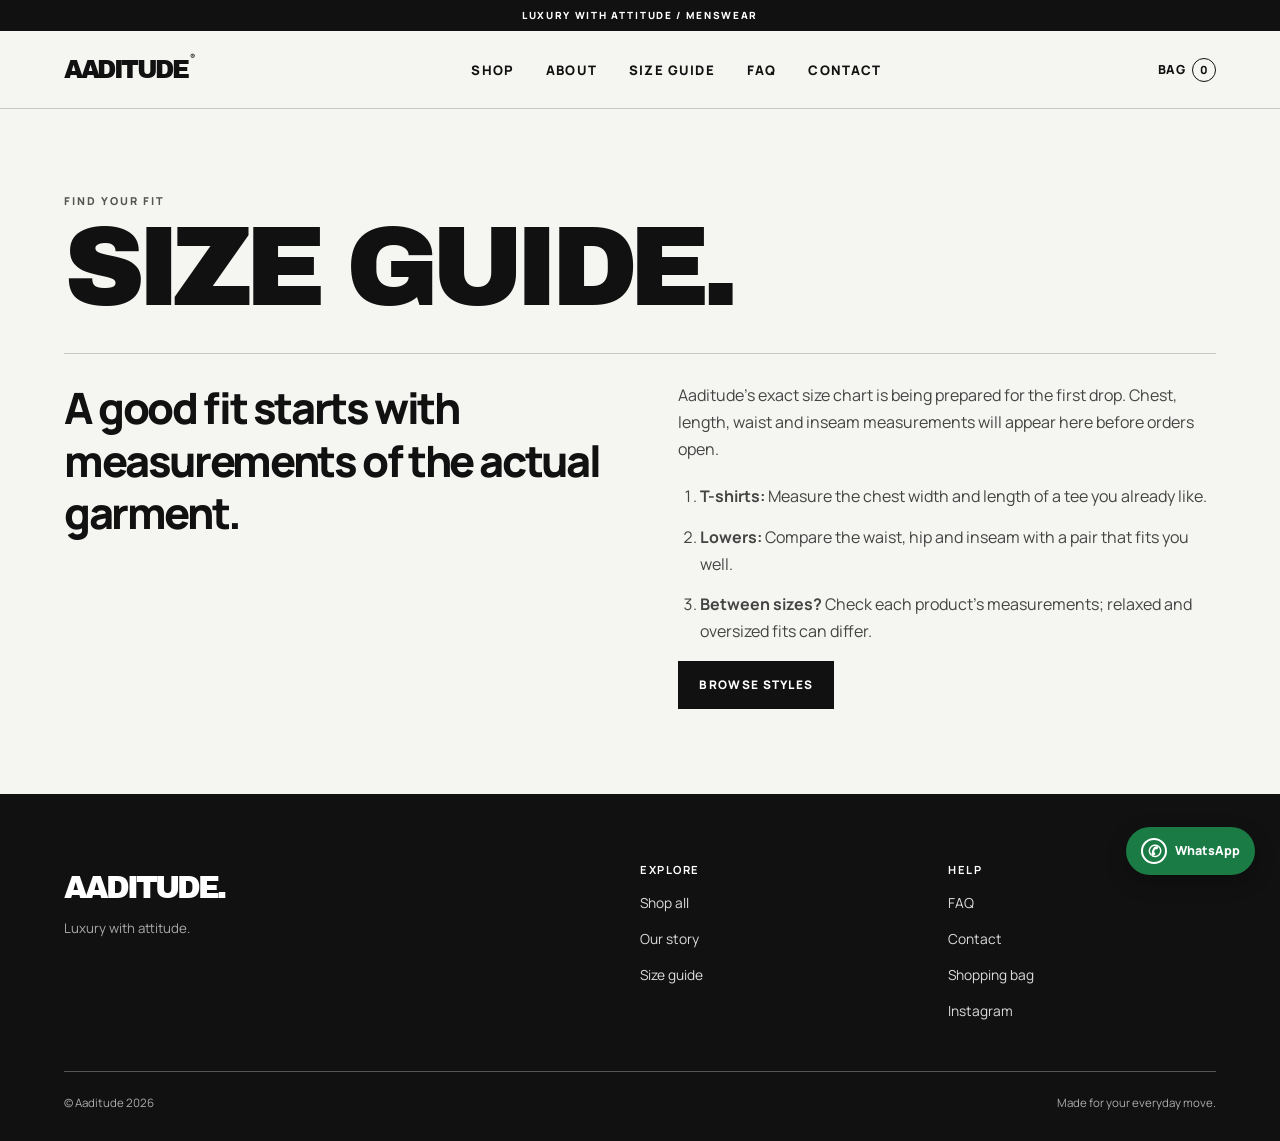
<file: size-guide.html>
<!doctype html>
<html lang="en-IN">
<head>
  <meta charset="utf-8"><meta name="viewport" content="width=device-width, initial-scale=1">
  <title>Size Guide | Aaditude</title><meta name="description" content="Learn how to compare T-shirt and lower measurements before choosing your Aaditude fit.">
  <meta property="og:type" content="website"><meta property="og:site_name" content="Aaditude">
  <meta property="og:title" content="Size Guide | Aaditude"><meta property="og:description" content="Learn how to compare T-shirt and lower measurements before choosing your Aaditude fit.">
  <meta property="og:image" content="https://rishabvishwakarma7.github.io/aaditude-store/images/instagram-streetwear-look.jpg">
  <meta property="og:image:alt" content="Aaditude model wearing a dark graphic T-shirt and grey lower in the Bhopal store">
  <meta name="twitter:card" content="summary_large_image">
  <link rel="icon" type="image/svg+xml" href="images/favicon.svg">
  <link rel="preconnect" href="https://fonts.googleapis.com"><link rel="preconnect" href="https://fonts.gstatic.com" crossorigin>
  <link href="https://fonts.googleapis.com/css2?family=Archivo+Black&family=Manrope:wght@400;500;600;700;800&display=swap" rel="stylesheet">
  <link rel="stylesheet" href="css/style.css">
  <script src="js/products.js" defer></script><script src="js/main.js" defer></script>
</head>
<body>
  <header id="site-header"></header>
  <main class="page-shell editorial-page"><p class="eyebrow dark">FIND YOUR FIT</p><h1>Size guide.</h1><div class="editorial-grid"><p class="lead">A good fit starts with measurements of the actual garment.</p><div><p>Aaditude's exact size chart is being prepared for the first drop. Chest, length, waist and inseam measurements will appear here before orders open.</p><ol class="measurement-list"><li><strong>T-shirts:</strong> Measure the chest width and length of a tee you already like.</li><li><strong>Lowers:</strong> Compare the waist, hip and inseam with a pair that fits you well.</li><li><strong>Between sizes?</strong> Check each product's measurements; relaxed and oversized fits can differ.</li></ol><a class="button button-dark" href="shop.html">Browse styles</a></div></div></main>
  <footer id="site-footer"></footer>
  <a id="whatsapp-float" class="whatsapp-float" href="contact.html" aria-label="Chat with Aaditude on WhatsApp">WhatsApp</a>
  <div id="site-toast" class="site-toast" role="status" aria-live="polite"></div>
</body>
</html>
</file>
<file: css/style.css>
/* Aaditude | Mobile-first static storefront
   Edit colours in :root. All interactive tap targets are at least 44px tall. */
:root{--ink:#111;--paper:#f5f5f2;--white:#fff;--muted:#666;--line:#c9c9c5;--soft:#e7e7e3;--display:"Archivo Black",Impact,Arial,sans-serif;--body:Manrope,Arial,sans-serif}
*{box-sizing:border-box}
html{scroll-behavior:smooth}
body{margin:0;background:var(--paper);color:var(--ink);font:400 16px/1.55 var(--body)}
img{max-width:100%;display:block}
a{color:inherit;text-decoration:none}
button,input,select,textarea{font:inherit}
button{cursor:pointer}
button:disabled{cursor:not-allowed;opacity:.5}
:focus-visible{outline:3px solid #767676;outline-offset:3px}
h1,h2,h3,p{margin-top:0}
h1,h2,h3{line-height:1.08}
.topline{background:var(--ink);color:var(--white);text-align:center;padding:8px 12px;font-size:.62rem;font-weight:800;letter-spacing:.17em}
.nav-wrap{position:relative;display:flex;align-items:center;justify-content:space-between;gap:12px;min-height:66px;padding:0 16px;border-bottom:1px solid var(--line);background:var(--paper)}
.logo,.footer-logo{font-family:var(--display);font-size:1.3rem;letter-spacing:-.1em;white-space:nowrap}
.logo span{font:700 .5rem var(--body);vertical-align:top;letter-spacing:0;margin-left:3px}
.menu-toggle{order:3;display:flex;flex-direction:column;justify-content:center;gap:4px;width:44px;height:44px;border:0;background:transparent;padding:9px}
.menu-toggle span{display:block;width:24px;height:2px;background:var(--ink)}
.main-nav{display:none;position:absolute;z-index:20;left:0;right:0;top:100%;background:var(--paper);border-bottom:1px solid var(--line);padding:10px 16px 20px;box-shadow:0 14px 25px #0002}
.main-nav.is-open{display:flex;flex-direction:column}
.main-nav a{display:flex;align-items:center;min-height:46px;border-bottom:1px solid var(--line);font-size:.82rem;font-weight:800;letter-spacing:.09em;text-transform:uppercase}
.bag-link{margin-left:auto;display:flex;align-items:center;gap:6px;min-height:44px;font-size:.78rem;font-weight:800;letter-spacing:.06em;text-transform:uppercase}
.bag-link span{display:grid;place-items:center;min-width:24px;height:24px;border:1px solid var(--ink);border-radius:50%;font-size:.7rem}
.button{display:inline-flex;align-items:center;justify-content:center;min-height:48px;padding:11px 20px;border:1px solid var(--ink);background:transparent;color:var(--ink);font-size:.74rem;line-height:1.2;font-weight:800;letter-spacing:.11em;text-align:center;text-transform:uppercase;transition:background .18s,color .18s,transform .18s}
.button:hover{transform:translateY(-2px)}
.button-dark{background:var(--ink);color:var(--white)}
.button-dark:hover{background:#373737}
.button-light{background:var(--white);border-color:var(--white);color:var(--ink)}
.button-light:hover{background:#ddd;border-color:#ddd}
.button.full{width:100%}
.text-link{display:inline-flex;align-items:center;min-height:44px;border-bottom:1px solid currentColor;font-size:.75rem;font-weight:800;letter-spacing:.08em;text-transform:uppercase}
.eyebrow{font-size:.68rem;line-height:1.3;font-weight:800;letter-spacing:.18em;text-transform:uppercase}
.eyebrow.dark{color:#555}
.hero{background:var(--ink);color:var(--white)}
.hero-content{padding:48px 20px 52px}
.hero-content .eyebrow{margin-bottom:22px}
.hero h1,.page-title h1,.editorial-page h1,.detail-info h1{font-family:var(--display);font-weight:400;letter-spacing:-.075em;text-transform:uppercase}
.hero h1{font-size:clamp(3.1rem,12vw,6.2rem);line-height:.91;margin-bottom:25px}
.hero h1 em{font-style:normal;color:#bfbfba}
.hero-content>p:not(.eyebrow){max-width:30ch;font-size:1rem;line-height:1.6;color:#ddd;margin-bottom:28px}
.hero-image{height:370px;overflow:hidden}
.hero-image img{width:100%;height:100%;object-fit:cover;object-position:center 68%}
.ticker{display:flex;justify-content:space-between;gap:12px;padding:15px 18px;border-bottom:1px solid var(--line);font-size:.64rem;font-weight:800;letter-spacing:.1em}
.ticker span:nth-child(2){display:none}
.section,.page-shell{padding:56px 16px}
.section-heading{display:flex;align-items:end;justify-content:space-between;gap:16px;margin-bottom:22px}
.section-heading h2,.checkout-section h2{font:400 clamp(2.6rem,9vw,5rem)/.95 var(--display);letter-spacing:-.07em;text-transform:uppercase;margin:0}
.section-heading .eyebrow{margin-bottom:10px}
.sample-note{border-left:3px solid var(--ink);background:var(--soft);padding:11px 13px;font-size:.8rem;line-height:1.5;color:#444;margin:0 0 24px}
.product-grid{display:grid;grid-template-columns:repeat(2,minmax(0,1fr));gap:26px 10px}
.product-card{display:block;min-width:0}
.product-image{position:relative;overflow:hidden;aspect-ratio:3/4;background:#ddd}
.product-image img{width:100%;height:100%;object-fit:contain;background:#e5e5e1;transition:transform .3s ease}
.product-card:hover img{transform:scale(1.035)}
.card-badge{position:absolute;left:8px;top:8px;background:var(--paper);padding:5px 6px;font-size:.5rem;font-weight:800;letter-spacing:.07em}
.product-meta{display:flex;justify-content:space-between;gap:6px;margin:9px 0 4px;color:#666;font-size:.63rem;font-weight:700;letter-spacing:.03em;text-transform:uppercase}
.product-meta span:last-child{display:none}
.product-name-row h3{font-size:.88rem;font-weight:800;line-height:1.25;margin:0 0 3px}
.product-name-row strong{font-size:.88rem}
.category-blocks{display:grid;grid-template-columns:1fr;gap:0}
.category-block{display:flex;flex-direction:column;align-items:flex-start;justify-content:space-between;min-height:310px;padding:25px 20px;transition:filter .2s}
.category-block:hover{filter:brightness(1.08)}
.category-dark{background:#292929;color:var(--white)}
.category-light{background:#d8d8d3;color:var(--ink)}
.category-block span,.category-block strong{font-size:.68rem;font-weight:800;letter-spacing:.13em}
.category-block strong{text-decoration:underline;text-underline-offset:5px}
.category-block h2{font:400 clamp(2.6rem,10vw,5rem)/.95 var(--display);letter-spacing:-.07em;text-transform:uppercase;margin:0}
.why-grid{display:grid;grid-template-columns:1fr;gap:0;border-top:1px solid var(--line)}
.why-grid article{padding:24px 0;border-bottom:1px solid var(--line)}
.why-grid span{font-size:.72rem;font-weight:800;letter-spacing:.15em}
.why-grid h3{font:400 1.45rem var(--display);text-transform:uppercase;letter-spacing:-.05em;margin:24px 0 12px}
.why-grid p{color:#555;font-size:.91rem;max-width:34ch;margin:0}
.end-banner{background:var(--ink);color:var(--white);padding:55px 20px;text-align:left}
.end-banner p{font:400 clamp(2.8rem,10vw,7rem)/.95 var(--display);letter-spacing:-.07em;margin-bottom:25px}
/* Shop, product detail, bag and checkout */
.page-title{margin-bottom:30px}
.page-title .eyebrow{margin-bottom:15px}
.page-title h1{font-size:clamp(3.3rem,12vw,7.5rem);line-height:.88;margin-bottom:18px}
.page-title p:not(.eyebrow){color:#555;max-width:42ch}
.page-title.compact h1{font-size:clamp(3rem,10vw,6rem)}
.shop-tools{display:grid;grid-template-columns:1fr 1fr;gap:10px;align-items:end;border-top:1px solid var(--line);padding:22px 0;margin-bottom:22px}
.shop-tools label{display:block;font-size:.68rem;font-weight:800;letter-spacing:.1em;text-transform:uppercase;margin-bottom:7px}
.shop-tools select{width:100%;min-height:48px;border:1px solid #aaa;border-radius:0;padding:10px 12px;background:var(--paper);color:var(--ink);font-size:.8rem}
#product-count{grid-column:1/-1;color:#666;font-size:.75rem}
.loading-note,.not-found{min-height:50vh;padding:60px 0}
.not-found h1{font-family:var(--display);font-size:3rem;text-transform:uppercase}
.breadcrumbs{display:flex;gap:10px;margin-bottom:25px;font-size:.7rem;font-weight:800;letter-spacing:.1em;text-transform:uppercase}
.breadcrumbs a{text-decoration:underline;text-underline-offset:4px}
.product-layout{display:grid;grid-template-columns:1fr;gap:30px}
.detail-image{background:#ddd;aspect-ratio:4/5;overflow:hidden}
.detail-image img{width:100%;height:100%;object-fit:contain;background:#e5e5e1}
.detail-info h1{font-size:clamp(3rem,12vw,6rem);line-height:.9;margin-bottom:20px}
.detail-price{font-size:1.45rem;font-weight:800;margin-bottom:24px}
.detail-price small{font-size:.72rem;font-weight:700;color:#666;text-transform:uppercase}
.detail-description{color:#444;line-height:1.7;margin-bottom:26px}
.detail-attribute,.size-heading{display:flex;justify-content:space-between;gap:14px;border-top:1px solid var(--line);padding-top:17px;margin-top:17px;font-size:.77rem;font-weight:800;letter-spacing:.06em}
.size-heading a{text-decoration:underline;text-underline-offset:3px}
.size-options{display:flex;flex-wrap:wrap;gap:8px;margin:15px 0 22px}
.size-options button{min-width:48px;min-height:48px;border:1px solid #999;border-radius:0;background:transparent}
.size-options button[aria-pressed="true"]{background:var(--ink);color:var(--white);border-color:var(--ink)}
.inquiry-link{margin-top:10px}
.detail-note{border-top:1px solid var(--line);padding-top:19px;margin-top:28px;font-size:.82rem;color:#555}
.cart-layout{display:grid;grid-template-columns:1fr;gap:30px}
.cart-items{border-top:1px solid var(--line)}
.empty-cart{padding:40px 0}
.empty-cart h2{font:400 1.7rem var(--display);text-transform:uppercase}
.empty-cart p{color:#555}
.cart-item{display:grid;grid-template-columns:82px minmax(0,1fr);gap:12px;border-bottom:1px solid var(--line);padding:16px 0}
.cart-item img{width:82px;height:106px;object-fit:cover;background:#ddd}
.cart-item-details h2{font-size:.95rem;font-weight:800;margin:0 0 3px}
.cart-item-details p{font-size:.76rem;color:#666;margin:0}
.cart-item>strong{grid-column:2;font-size:.9rem}
.cart-actions{display:flex;flex-wrap:wrap;align-items:center;gap:10px;margin-top:14px}
.quantity{display:flex;align-items:center;border:1px solid #999;min-height:44px}
.quantity button{width:44px;height:44px;border:0;background:transparent;font-size:1.15rem}
.quantity span{min-width:22px;text-align:center;font-size:.85rem}
.remove-button{min-height:44px;padding:0 4px;background:transparent;border:0;text-decoration:underline;font-size:.76rem}
.cart-summary{background:var(--soft);padding:22px;align-self:start}
.cart-summary h2{font:400 1.4rem var(--display);text-transform:uppercase}
.summary-line{display:flex;justify-content:space-between;gap:12px;border-top:1px solid #bbb;padding:16px 0;font-size:.9rem}
.cart-summary p{font-size:.8rem;color:#555}
.cart-summary .text-link{margin-top:13px}
.checkout-section{margin-top:72px;border-top:3px solid var(--ink);padding-top:26px}
.checkout-section .section-heading{margin-bottom:22px}
.checkout-grid{display:grid;grid-template-columns:1fr;gap:26px}
.checkout-form{display:flex;flex-direction:column;align-items:stretch}
.checkout-form label{font-size:.75rem;font-weight:800;letter-spacing:.08em;text-transform:uppercase;margin:0 0 7px}
.checkout-form input,.checkout-form textarea{width:100%;min-height:48px;padding:12px;border:1px solid #aaa;background:var(--white);border-radius:0;margin:0 0 18px;color:var(--ink)}
.checkout-form textarea{min-height:112px;resize:vertical}
.form-note{font-size:.78rem;color:#555;line-height:1.6}
.upi-box{background:var(--soft);padding:22px;align-self:start}
.upi-box h3{font:400 1.4rem var(--display);text-transform:uppercase}
.upi-box p,.upi-box small{font-size:.8rem;color:#555;line-height:1.6}
.upi-box img{width:180px;height:180px;object-fit:contain;margin:20px 0;background:var(--white)}
.upi-line{display:flex;flex-wrap:wrap;justify-content:space-between;gap:6px;padding:12px 0;border-top:1px solid #bbb;border-bottom:1px solid #bbb;font-size:.82rem}
.upi-line strong{overflow-wrap:anywhere}

/* About page: brand-led story and the real Bhopal store location */
.about-page{padding:0 16px 72px}
.about-intro{display:grid;grid-template-columns:1fr;gap:34px;padding:56px 0 70px}
.about-intro h1{font:400 clamp(3.1rem,11vw,6.8rem)/.9 var(--display);letter-spacing:-.075em;text-transform:uppercase;margin:0 0 25px}
.about-intro h1 span{color:#777}
.about-lead{max-width:49ch;font-size:1.04rem;line-height:1.7;color:#353535;margin:0}
.about-actions{display:flex;flex-wrap:wrap;align-items:center;gap:8px 22px;margin-top:27px}
.about-actions .button{width:100%}
.about-actions .text-link{font-size:.7rem}
.about-categories{margin:36px 0 0;padding-top:15px;border-top:1px solid var(--line);font-size:.62rem;font-weight:800;letter-spacing:.08em}
.about-categories span{color:#aaa;margin:0 4px}
.about-brand-panel{position:relative;isolation:isolate;display:flex;flex-direction:column;justify-content:space-between;min-height:360px;overflow:hidden;background:#171717;color:#fff;padding:19px}
.about-brand-panel:before,.about-brand-panel:after{content:"";position:absolute;z-index:-1;left:50%;top:50%;border:1px solid #ffffff24;border-radius:50%;transform:translate(-50%,-50%)}
.about-brand-panel:before{width:330px;height:330px}
.about-brand-panel:after{width:510px;height:510px}
.about-panel-top,.about-panel-bottom{font-size:.63rem;font-weight:800;letter-spacing:.13em}
.about-panel-mark{align-self:center;font:400 clamp(10rem,38vw,17rem)/.78 var(--display);letter-spacing:-.1em}
.about-panel-bottom{display:flex;justify-content:space-between;gap:12px;border-top:1px solid #ffffff6b;padding-top:13px}
.about-story{border-top:1px solid var(--line);padding:32px 0 70px}
.about-story-grid{display:grid;grid-template-columns:1fr;gap:22px}
.about-story h2,.about-location h2{font:400 clamp(2.4rem,9vw,5rem)/.95 var(--display);letter-spacing:-.07em;text-transform:uppercase;margin:0}
.about-story h2{max-width:14ch}
.about-story-grid p{max-width:50ch;color:#444;line-height:1.7;margin:0 0 16px}
.about-story-grid a{text-decoration:underline;text-underline-offset:3px}
.about-location{border-top:1px solid var(--line);padding-top:32px}
.about-location-heading{display:grid;grid-template-columns:1fr;gap:22px;margin-bottom:26px}
.about-location-heading h2{margin:0 0 17px}
.about-location-heading p:not(.eyebrow){max-width:45ch;color:#444;line-height:1.7;margin:0}
.about-location-heading .button{width:100%}
.about-map-card{background:var(--ink);color:#fff}
.about-map-viewport{position:relative;overflow:hidden;background:#ddd}
.about-map-card iframe{display:block;width:100%;height:300px;border:0;background:#ddd;filter:grayscale(1) contrast(.95);pointer-events:none}
.about-map-pin{position:absolute;left:50%;top:50%;display:grid;place-items:center;width:46px;height:46px;border:2px solid #fff;border-radius:50%;background:var(--ink);color:#fff;font:400 1.1rem var(--display);box-shadow:0 5px 16px #0005;transform:translate(-50%,-50%);pointer-events:none}
.about-map-caption{display:flex;flex-direction:column;gap:4px;padding:16px 18px}
.about-map-caption strong{font:400 1rem var(--display);letter-spacing:-.04em}
.about-map-caption span{color:#ccc;font-size:.77rem}
@media(min-width:640px){
 .about-page{padding:0 32px 90px}
 .about-intro{padding:70px 0 85px}
 .about-actions .button,.about-location-heading .button{width:auto}
 .about-brand-panel{min-height:460px;padding:26px}
 .about-map-card iframe{height:390px}
 .about-map-caption{flex-direction:row;justify-content:space-between;align-items:center;padding:19px 24px}
}
@media(min-width:960px){
 .about-page{padding:0 5vw 110px}
 .about-intro{grid-template-columns:minmax(0,1fr) minmax(0,.92fr);align-items:stretch;gap:5vw;min-height:690px}
 .about-intro-copy{align-self:center}
 .about-brand-panel{min-height:590px}
 .about-story{padding:45px 0 95px}
 .about-story-grid{grid-template-columns:minmax(0,1fr) minmax(0,.8fr);gap:6vw}
 .about-location{padding-top:45px}
 .about-location-heading{grid-template-columns:minmax(0,1fr) auto;align-items:end}
 .about-map-card iframe{height:460px}
}
/* Editorial pages, footer and persistent WhatsApp action */
.editorial-page{min-height:65vh}
.editorial-page h1{font-size:clamp(3.4rem,12vw,7rem);line-height:.88;margin-bottom:35px}
.editorial-grid{display:grid;grid-template-columns:1fr;gap:25px;border-top:1px solid var(--line);padding-top:28px}
.editorial-grid .lead{font-size:clamp(1.45rem,5vw,2.7rem);font-weight:800;line-height:1.22;letter-spacing:-.055em}
.editorial-grid>div>p{color:#444;line-height:1.7;margin-bottom:20px}
.editorial-image{margin-top:45px;max-height:560px;overflow:hidden}
.editorial-image img{width:100%;height:100%;object-fit:cover;object-position:center 40%}
.contact-details{display:grid;grid-template-columns:1fr;gap:14px;margin-top:26px}
.contact-card{border-top:1px solid var(--line);padding:16px 0}
.contact-card span{display:block;font-size:.7rem;font-weight:800;letter-spacing:.12em;margin-bottom:9px}
.contact-card a{font-size:1.1rem;font-weight:800;text-decoration:underline;overflow-wrap:anywhere}
.contact-card p{margin:0;color:#666}
.measurement-list{padding-left:22px;color:#444;line-height:1.7}
.measurement-list li{margin-bottom:13px}
.faq-list{max-width:1000px;border-top:1px solid var(--line)}
.faq-list article{display:grid;grid-template-columns:1fr;gap:7px;border-bottom:1px solid var(--line);padding:21px 0}
.faq-list h2{font-size:1rem;margin:0}
.faq-list p{color:#444;line-height:1.6;margin:0}
.faq-list a,.faq-contact a{text-decoration:underline}
.faq-contact{margin-top:30px}
#site-footer{background:var(--ink);color:var(--white);padding:50px 18px 25px}
.footer-grid{display:grid;grid-template-columns:1fr 1fr;gap:30px 18px}
.footer-grid>div:first-child{grid-column:1/-1}
.footer-logo{font-size:1.9rem}
.footer-grid p{color:#aaa;font-size:.83rem;margin:6px 0 0}
.footer-grid h2{font-size:.7rem;letter-spacing:.14em;text-transform:uppercase;margin-bottom:15px}
.footer-grid a:not(.footer-logo){display:block;min-height:36px;font-size:.86rem;color:#ddd}
.footer-bottom{display:flex;flex-direction:column;gap:6px;border-top:1px solid #555;padding-top:22px;margin-top:35px;color:#aaa;font-size:.72rem}
.whatsapp-float{position:fixed;z-index:30;right:16px;bottom:16px;display:flex;align-items:center;gap:8px;min-height:48px;padding:10px 15px;border-radius:28px;background:#1b7b45;color:#fff;box-shadow:0 7px 20px #0004;font-size:.78rem;font-weight:800;transition:transform .2s,background .2s}
.whatsapp-float:hover{transform:translateY(-3px);background:#136338}
.whatsapp-float span:first-child{display:grid;place-items:center;width:26px;height:26px;border:2px solid #fff;border-radius:50%;font-size:1rem;line-height:1}
.site-toast{position:fixed;z-index:50;left:16px;right:16px;bottom:78px;max-width:380px;padding:13px 17px;margin:auto;background:var(--ink);color:#fff;font-size:.83rem;box-shadow:0 9px 25px #0004;opacity:0;transform:translateY(8px);pointer-events:none;transition:opacity .2s,transform .2s}
.site-toast.is-visible{opacity:1;transform:translateY(0)}
/* Larger phones and tablets */
@media(min-width:640px){
 .nav-wrap{padding:0 28px}
 .hero-content{padding:65px 32px}
 .hero-image{height:480px}
 .ticker{padding:18px 32px}
 .ticker span:nth-child(2){display:block}
 .section,.page-shell{padding:70px 32px}
 .product-grid{gap:36px 18px}
 .product-meta span:last-child{display:block}
 .product-name-row{display:flex;justify-content:space-between;gap:10px}
 .category-blocks{grid-template-columns:1fr 1fr}
 .category-block{min-height:370px;padding:30px}
 .why-grid{grid-template-columns:repeat(3,1fr)}
 .why-grid article{padding:25px;border-right:1px solid var(--line)}
 .why-grid article:first-child{padding-left:0}
 .why-grid article:last-child{border-right:0}
 .end-banner{padding:70px 32px}
 .shop-tools{display:flex;align-items:end;gap:16px}
 .shop-tools>div{width:190px}
 #product-count{margin-left:auto;padding-bottom:13px}
 .cart-item{grid-template-columns:105px 1fr auto}
 .cart-item img{width:105px;height:135px}
 .cart-item>strong{grid-column:auto}
 .footer-bottom{flex-direction:row;justify-content:space-between}
}
/* Desktop */
@media(min-width:960px){
 .nav-wrap{min-height:78px;padding:0 5vw}
 .logo{font-size:1.55rem}
 .menu-toggle{display:none}
 .main-nav{position:static;display:flex;align-items:center;gap:32px;padding:0;border:0;box-shadow:none;background:transparent}
 .main-nav a{border:0;min-height:44px}
 .main-nav a:hover,.footer-grid a:hover,.text-link:hover{text-decoration:underline;text-underline-offset:5px}
 .bag-link{margin-left:0}
 .hero{display:grid;grid-template-columns:51% 49%;min-height:640px}
 .hero-content{display:flex;flex-direction:column;align-items:flex-start;justify-content:center;padding:6vw}
 .hero h1{font-size:clamp(4.2rem,6.6vw,8rem)}
 .hero-image{height:auto;min-height:640px}
 .hero-image img{object-position:center bottom;transform:scale(1.12);transform-origin:center bottom}
 .section,.page-shell{padding:85px 5vw}
 .section-heading{margin-bottom:30px}
 .product-grid{grid-template-columns:repeat(4,minmax(0,1fr));gap:42px 20px}
 .category-block{min-height:440px;padding:4vw}
 .why-grid article{padding:35px}
 .end-banner{display:flex;justify-content:space-between;align-items:center;gap:35px;padding:80px 5vw}
 .end-banner p{margin:0}
 .page-title{margin-bottom:45px}
 .product-layout{grid-template-columns:minmax(0,1.2fr) minmax(360px,.8fr);gap:6vw}
 .detail-info{padding-top:20px;max-width:560px}
 .cart-layout{grid-template-columns:minmax(0,1.7fr) minmax(300px,.8fr);gap:4vw}
 .checkout-grid{grid-template-columns:minmax(0,1.2fr) minmax(300px,.8fr);gap:5vw}
 .editorial-grid{grid-template-columns:1fr 1fr;gap:6vw}
 .faq-list article{grid-template-columns:1fr 1.3fr;gap:5vw}
 #site-footer{padding:70px 5vw 30px}
 .footer-grid{grid-template-columns:2fr 1fr 1fr;gap:40px}
 .footer-grid>div:first-child{grid-column:auto}
 .whatsapp-float{right:25px;bottom:25px}
 .site-toast{left:auto;right:25px;bottom:90px}
}
@media(prefers-reduced-motion:reduce){html{scroll-behavior:auto}*,*:before,*:after{transition:none!important;animation:none!important}}


.detail-note a{text-decoration:underline;text-underline-offset:3px}
@media(max-width:639px){.whatsapp-float{width:52px;height:52px;padding:0;justify-content:center;border-radius:50%}.whatsapp-float span:last-child{display:none}}
</file>
